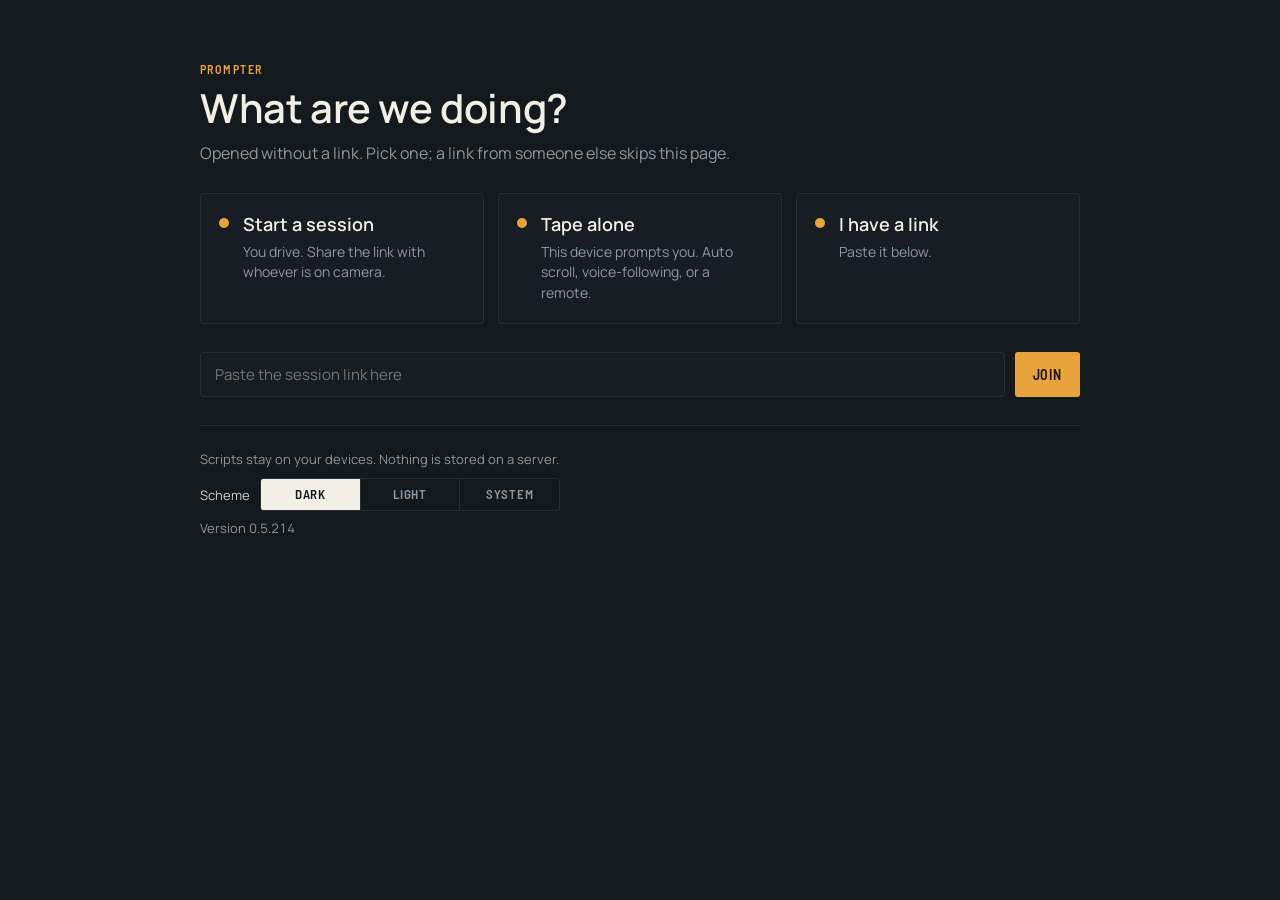
<file: index.html>
<!doctype html>
<html lang="en">
<head>
  <meta charset="utf-8">
  <meta name="viewport" content="width=device-width, initial-scale=1, viewport-fit=cover">
  <meta name="color-scheme" content="dark">
  <title>Prompter</title>
  <!-- item 9: a manifest and standalone display; the built site also registers the offline worker (app/offline-client.ts), which keeps a copy of the build so the app opens with no network, and holds a newer build until the user takes it (158) -->
  <link rel="manifest" href="./app.webmanifest">
  <meta name="theme-color" content="#000000">
  <meta name="apple-mobile-web-app-capable" content="yes">
  <meta name="mobile-web-app-capable" content="yes">
  <meta name="apple-mobile-web-app-status-bar-style" content="black-translucent">
  <meta name="apple-mobile-web-app-title" content="Prompter">
  <!-- 146: the scheme the operator chose, applied before the first paint, with the page's ground following it in the stylesheet (verifier run 30, low 14); src/scheme.ts is the rule, this is its first application; the solo route is the prompter's own page and paints black from the first frame (firstPaintScheme; verifier run 31, low 5) -->
  <script>try{var s=localStorage.getItem('ui.scheme');var solo=location.hash.replace(/^#/,'').toLowerCase()==='/solo';document.documentElement.dataset.scheme=!solo&&(s==='light'||(s==='system'&&!matchMedia('(prefers-color-scheme: dark)').matches))?'light':'dark';var m=document.querySelector('meta[name=theme-color]');if(m)m.content=solo?'#000000':document.documentElement.dataset.scheme==='light'?'#e9e6df':'#14191d'}catch(e){document.documentElement.dataset.scheme='dark'}</script>
  <link rel="apple-touch-icon" href="./app-icon-192.png">
  <!-- 162: Rob's ratified artwork (10 Oct 2026, Assets/): the disc for the tab and the taskbar; the name is not in it, so it ships before D6 -->
  <link rel="icon" type="image/png" sizes="32x32" href="./app-icon-32.png">
  <link rel="icon" type="image/png" sizes="48x48" href="./app-icon-48.png">
  <!-- the faces ship with the app (131): app/public/fonts, declared at the head of prompter-app.css; nothing is fetched from a third party -->
  <script type="module" crossorigin src="./assets/index-DzaYlfyZ.js"></script>
  <link rel="stylesheet" crossorigin href="./assets/index-C0RlnFyW.css">
</head>
<body>
  <div id="screens" class="screens" hidden></div>
  <div id="roomHost" class="room-host" hidden></div>
  <main id="stage" class="stage" aria-label="Prompter" hidden>
    <div id="column" class="column"></div>
    <div id="maskTop" class="mask mask-top" aria-hidden="true"></div>
    <div id="maskBottom" class="mask mask-bottom" aria-hidden="true"></div>
    <div id="readLine" class="readline" aria-hidden="true"></div>
    <div id="setupBox" class="setup-box" aria-hidden="true" hidden></div>
    <div id="setupWords" class="setup-words" aria-hidden="true" hidden></div>
    <div id="readoutTime" class="readout-time" aria-hidden="true" hidden></div>
    <div id="readoutBar" class="readout-bar" aria-hidden="true" hidden></div>
    <div id="tapeBeat" class="tape-beat" aria-hidden="true" hidden></div>
    <div id="tapeCard" class="tape-card" role="status" hidden><span class="tape-card-word"></span><span class="tape-card-words"></span></div>
    <!-- 193: the performer's notice (src/notice.ts): what has happened to the session, across the top, turned with the words on a mirrored or flipped screen -->
    <div id="notice" class="notice" role="status" hidden><b id="noticeHead" class="notice-head"></b><span id="noticeSub" class="notice-sub"></span></div>
  </main>
  <aside id="hud" class="hud" aria-live="off" hidden></aside>
  <div id="installBar" class="installbar" hidden>
    <span id="installText">Install this app for a full-screen prompter with no browser bars.</span>
    <button id="installBtn" class="btn btn-accent" type="button">Install</button>
    <a id="installOpen" class="btn btn-accent" href="./" target="_blank" rel="noopener" hidden>Open app</a>
    <button id="installLater" class="btn btn-quiet" type="button">Not now</button>
  </div>
  <div id="talkWrap" class="talkwrap" hidden>
    <video id="talk" class="talkvideo" autoplay playsinline muted></video>
    <p class="talkhint" id="talkHint">Tap to return to the script</p>
  </div>
  <div id="camIndicator" class="cam-indicator" role="status" aria-label="Your camera is on" title="Your camera is on." hidden></div>
  <div id="camWin" class="cam-win" role="dialog" aria-label="Performer camera" hidden>
    <div id="camBar" class="cam-bar">
      <span class="cam-title">Performer</span>
      <button id="camTop" class="cam-btn" type="button" title="Keep this window over every other application." hidden>On top</button>
      <button id="camFull" class="cam-btn" type="button" title="The whole screen, for a conversation between takes. Esc leaves it.">Full screen</button>
      <button id="camReset" class="cam-btn" type="button" title="Back into the column, at the top of the right rail.">Reset</button>
      <button id="camMin" class="cam-btn" type="button" title="Minimise to the bar." aria-label="Minimise">–</button>
    </div>
    <div id="camPic" class="cam-pic"><video id="cam" class="cam" autoplay playsinline muted></video></div>
    <label class="control cam-keep" title="The window stays undocked between sessions: next time it arrives floating, where you left it and at this size."><input id="camKeep" type="checkbox"> Keep undocked</label>
    <div class="cam-h cam-h-n" data-edge="n"></div><div class="cam-h cam-h-s" data-edge="s"></div><div class="cam-h cam-h-e" data-edge="e"></div><div class="cam-h cam-h-w" data-edge="w"></div><div class="cam-h cam-h-ne" data-edge="ne"></div><div class="cam-h cam-h-nw" data-edge="nw"></div><div class="cam-h cam-h-se" data-edge="se"></div><div class="cam-h cam-h-sw" data-edge="sw"></div>
  </div>
  <audio id="far" autoplay></audio>
  <button id="unmute" class="soundbar soundbar-blocked" type="button" hidden>THE SOUND IS OFF. Tap here to hear the other end.</button>
  <button id="mutedBanner" class="soundbar soundbar-muted" type="button" hidden></button>
  <div id="linkBox" class="linkbox" hidden>
    <input id="linkField" class="linkfield" type="text" readonly aria-label="Session link">
    <button id="copyLink" class="copybtn" type="button">Copy link</button>
  </div>
  <button id="copyReport" class="copybtn reportbtn" type="button" hidden>Copy report</button>
  <button id="audioBtn" class="copybtn audiobtn" type="button" hidden>Audio</button>
  <button id="leaveBtn" class="copybtn leavebtn" type="button" hidden>Leave</button>
  <!-- 193: offered on a performer's page only while the operator is gone (src/alone.ts offersAlone) -->
  <button id="aloneBtn" class="copybtn alonebtn" type="button" hidden>Carry on alone</button>
  <button id="fsBtn" class="copybtn fsbtn" type="button" hidden>Full screen</button>
  <p id="fsHint" class="fshint" hidden>Click the text to go full screen. Esc brings the window back.</p>
  <div id="audioPanel" class="audiopanel" hidden>
    <div class="audiopanel-row" id="offerRow" role="status" hidden>
      <p class="note" id="offerNote"></p>
      <div class="btn-row" id="offerBtns"></div>
    </div>
    <div class="audiopanel-row">
      <span class="control-label">Listening on</span>
      <div class="segment" id="earSeg">
        <button class="seg on" type="button" data-ear="0">Speaker</button>
        <button class="seg" type="button" data-ear="1">Earpiece in</button>
      </div>
    </div>
    <div class="audiopanel-row">
      <span class="control-label">Mute</span>
      <div class="segment" id="muteSeg">
        <button class="seg" type="button" data-mute="mic">Microphone</button>
        <button class="seg" type="button" data-mute="speaker">Speaker</button>
      </div>
    </div>
    <label class="audiopanel-row"><span class="control-head"><span class="control-label">Far voice</span><span class="fig" id="farLevelFig">100%</span></span><input id="farLevel" class="range" type="range" min="100" max="300" step="5" value="100" aria-label="Far voice level"><span class="note">At 100% it comes as it is. Above that the app adds to it, which can distort if the other end is already loud.</span></label>
    <label class="audiopanel-row"><span class="control-label">Microphone</span><select id="micSelect" class="field select" aria-label="Microphone"></select></label>
    <label class="audiopanel-row" id="outRow" hidden><span class="control-label">Sound out</span><select id="outSelect" class="field select" aria-label="Sound out"></select></label>
    <div class="audiopanel-row" id="outAskRow" hidden><button id="outAsk" class="btn btn-quiet" type="button">Choose where the sound comes out</button></div>
    <div class="audiopanel-row" id="recRow" hidden>
      <span class="control-label">Recording</span>
      <div class="segment" id="recSeg">
        <button class="seg" type="button" data-rec="device">This device</button>
        <button class="seg" type="button" data-rec="separate">Separate camera</button>
      </div>
    </div>
    <div class="audiopanel-row" id="eyeRow" hidden>
      <span class="control-label">Where the camera is</span>
      <div class="segment" id="eyeSeg">
        <button class="seg" type="button" data-eye="left">Camera left</button>
        <button class="seg" type="button" data-eye="lens">Down the lens</button>
        <button class="seg" type="button" data-eye="right">Camera right</button>
      </div>
    </div>
    <label class="audiopanel-row" id="camRow"><span class="control-label">Camera</span><select id="camSelect" class="field select" aria-label="Camera"></select></label>
    <p class="note" id="audioNote"></p>
  </div>
</body>
</html>
</file>
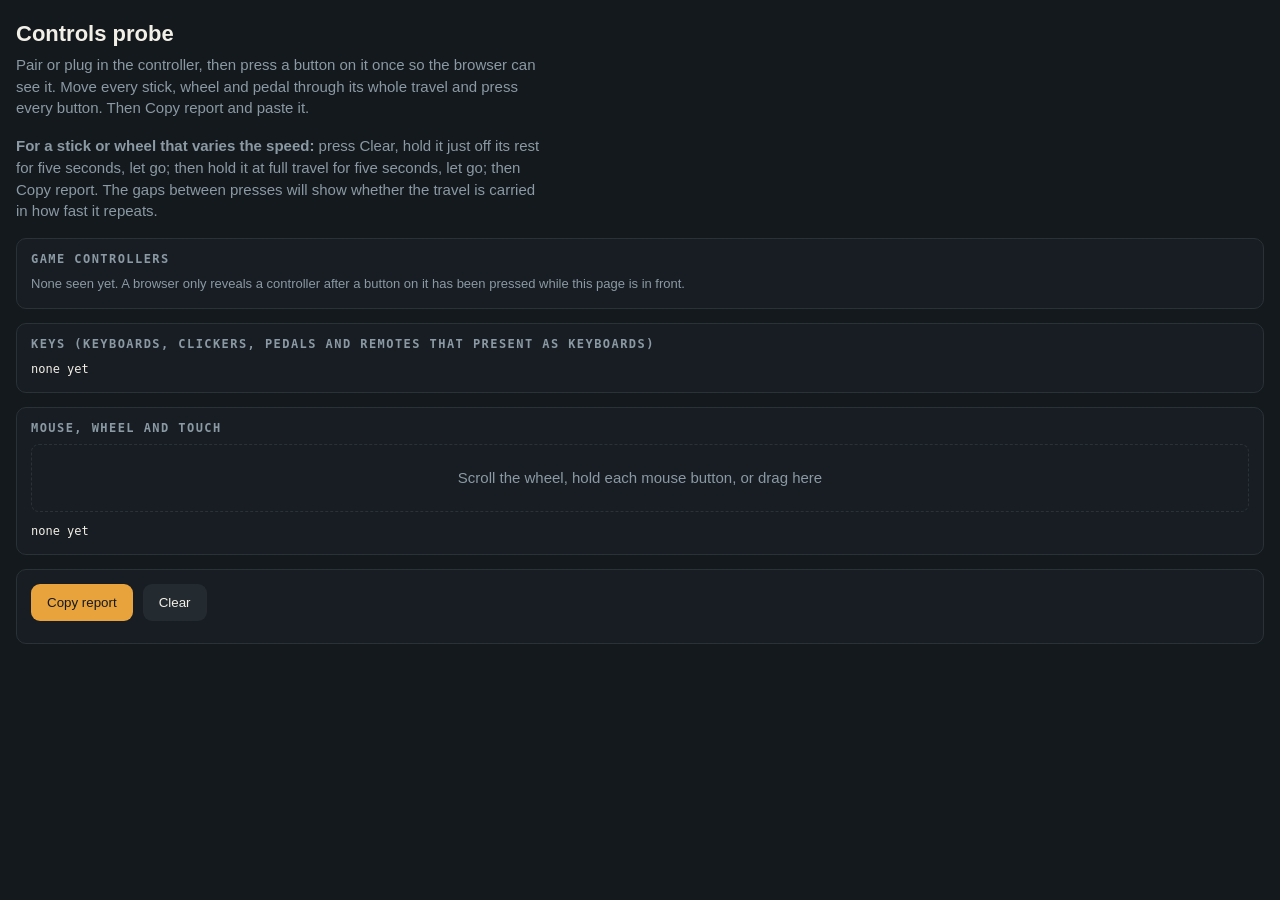
<file: controls-probe.html>
<!doctype html>
<html lang="en">
<head>
<meta charset="utf-8">
<meta name="viewport" content="width=device-width, initial-scale=1, viewport-fit=cover">
<meta name="color-scheme" content="dark">
<meta name="theme-color" content="#000000">
<title>Controls probe</title>
<!--
  An instrument, not a product surface: it shows exactly what this browser receives from a controller, a keyboard,
  a clicker, a pedal or a mouse, so that the controller model is designed from what arrives and not from what is
  assumed. Plain HTML and script, shipped as it is. Nothing leaves the device; Copy report puts text on the clipboard.
-->
<style>
  :root { --bg:#14191d; --panel:#171d22; --line:#2a3238; --text:#f2efe6; --muted:#8a99a3; --accent:#e8a33d; --good:#5fb08c; }
  * { box-sizing: border-box; }
  body { margin:0; background:var(--bg); color:var(--text); font:15px/1.45 -apple-system, 'Segoe UI', Roboto, Helvetica, Arial, sans-serif; padding:18px 16px 40px; }
  h1 { font-size:22px; margin:0 0 4px; }
  p.lede { color:var(--muted); margin:0 0 16px; max-width:64ch; }
  section { background:var(--panel); border:1px solid var(--line); border-radius:10px; padding:14px; margin:0 0 14px; }
  h2 { font:600 12px/1 ui-monospace, Consolas, monospace; letter-spacing:.12em; color:var(--muted); margin:0 0 10px; text-transform:uppercase; }
  .pad { border-top:1px solid var(--line); padding-top:10px; margin-top:10px; }
  .pad:first-of-type { border-top:0; padding-top:0; margin-top:0; }
  .id { font:13px/1.3 ui-monospace, Consolas, monospace; word-break:break-all; }
  .axis { display:grid; grid-template-columns:64px 1fr 150px; gap:8px; align-items:center; font:12px/1 ui-monospace, Consolas, monospace; margin:6px 0; }
  .bar { height:10px; background:#2b333a; border-radius:5px; position:relative; }
  .bar i { position:absolute; top:-3px; width:4px; height:16px; background:var(--accent); border-radius:2px; margin-left:-2px; }
  .bar b { position:absolute; left:50%; top:0; bottom:0; width:1px; background:#55616a; }
  .btns { display:flex; flex-wrap:wrap; gap:6px; margin-top:8px; }
  .btn { min-width:34px; padding:6px 8px; border-radius:7px; border:1px solid var(--line); font:12px/1 ui-monospace, Consolas, monospace; text-align:center; color:var(--muted); }
  .btn.on { background:rgba(232,163,61,.25); border-color:var(--accent); color:var(--text); }
  pre { margin:0; font:12px/1.5 ui-monospace, Consolas, monospace; white-space:pre-wrap; word-break:break-word; max-height:260px; overflow:auto; color:var(--text); }
  .row { display:flex; gap:10px; flex-wrap:wrap; }
  button { padding:11px 16px; border-radius:9px; border:0; background:var(--accent); color:#14191d; font:700 14px/1 inherit; }
  button.quiet { background:#232a30; color:var(--text); }
  .note { color:var(--muted); font-size:13px; margin:8px 0 0; }
  #zone { border:1px dashed var(--line); border-radius:8px; padding:22px 12px; text-align:center; color:var(--muted); touch-action:none; user-select:none; -webkit-user-select:none; }
</style>
</head>
<body>
<h1>Controls probe</h1>
<p class="lede">Pair or plug in the controller, then press a button on it once so the browser can see it. Move every stick, wheel and pedal through its whole travel and press every button. Then Copy report and paste it.</p>
<p class="lede"><b>For a stick or wheel that varies the speed:</b> press Clear, hold it just off its rest for five seconds, let go; then hold it at full travel for five seconds, let go; then Copy report. The gaps between presses will show whether the travel is carried in how fast it repeats.</p>

<section>
  <h2>Game controllers</h2>
  <div id="pads"><p class="note">None seen yet. A browser only reveals a controller after a button on it has been pressed while this page is in front.</p></div>
</section>

<section>
  <h2>Keys (keyboards, clickers, pedals and remotes that present as keyboards)</h2>
  <pre id="keys">none yet</pre>
</section>

<section>
  <h2>Mouse, wheel and touch</h2>
  <div id="zone">Scroll the wheel, hold each mouse button, or drag here</div>
  <pre id="ptr" style="margin-top:10px">none yet</pre>
</section>

<section>
  <div class="row"><button id="copy" type="button">Copy report</button><button id="reset" class="quiet" type="button">Clear</button></div>
  <p class="note" id="copied"></p>
</section>

<script>
(() => {
  const $ = (id) => document.getElementById(id);
  const pads = new Map(); // index -> { id, mapping, axes:[{min,max,rest}], buttons:Set, analogueButtons:Set }
  const keys = new Map(); // code -> { key, code, keyCode, count, repeats, location }
  const ptr = { wheel: new Map(), buttons: new Set(), types: new Set(), wheelEvents: 0, minDelta: Infinity, maxDelta: 0 };
  let supported = typeof navigator.getGamepads === 'function';

  const fmt = (n) => (n >= 0 ? ' ' : '') + n.toFixed(3);

  function pollPads() {
    if (supported) {
      const list = navigator.getGamepads();
      const host = $('pads');
      let html = '';
      for (const g of list) {
        if (!g) continue;
        let rec = pads.get(g.index);
        if (!rec) { rec = { id: g.id, mapping: g.mapping || '(none)', axes: [], buttons: new Set(), analogue: new Set(), nButtons: g.buttons.length }; pads.set(g.index, rec); }
        html += '<div class="pad"><div class="id">#' + g.index + ' ' + g.id.replace(/</g, '&lt;') + '</div><div class="note">mapping: ' + rec.mapping + ' · ' + g.axes.length + ' axes · ' + g.buttons.length + ' buttons</div>';
        g.axes.forEach((v, i) => {
          // rest is where the axis last sat STILL for a second, not its first reading: a pad only appears once a button is
          // pressed, and a thumb is often on a stick by then (Rob's controller reported a rest of 0.514, 19 Sep 2026)
          const a = rec.axes[i] || (rec.axes[i] = { min: v, max: v, stills: new Map(), still: v, since: performance.now() });
          a.min = Math.min(a.min, v); a.max = Math.max(a.max, v);
          if (Math.abs(v - a.still) > 0.02) { a.still = v; a.since = performance.now(); }
          else if (performance.now() - a.since > 1000) { const k = (Math.round(a.still * 20) / 20).toFixed(2); a.stills.set(k, Math.max(a.stills.get(k) || 0, (performance.now() - a.since) / 1000)); }
          html += '<div class="axis"><span>axis ' + i + '</span><div class="bar"><b></b><i style="left:' + ((v + 1) * 50) + '%"></i></div><span>' + fmt(v) + '  [' + fmt(a.min) + ',' + fmt(a.max) + ']</span></div>';
        });
        html += '<div class="btns">';
        g.buttons.forEach((b, i) => {
          if (b.pressed) rec.buttons.add(i);
          if (b.value > 0.02 && b.value < 0.98) rec.analogue.add(i);
          html += '<span class="btn' + (b.pressed ? ' on' : '') + '">' + i + (b.value > 0 && b.value < 1 ? ' ' + b.value.toFixed(2) : '') + '</span>';
        });
        html += '</div></div>';
      }
      if (html) host.innerHTML = html;
    }
    requestAnimationFrame(pollPads);
  }
  if (!supported) $('pads').innerHTML = '<p class="note">This browser does not offer the Gamepad interface at all.</p>';
  window.addEventListener('gamepadconnected', () => undefined);
  requestAnimationFrame(pollPads);

  // Timing matters as much as identity: a stick that presents as a key may still carry its travel in HOW FAST it
  // repeats, so every press is timed. gaps = milliseconds between successive presses of the same key; holds = how
  // long each press lasted, where the browser reports a release at all.
  const stats = (a) => {
    if (!a.length) return 'none';
    const s = [...a].sort((x, y) => x - y);
    return 'min ' + Math.round(s[0]) + ' / median ' + Math.round(s[Math.floor(s.length / 2)]) + ' / max ' + Math.round(s[s.length - 1]) + ' ms (n=' + s.length + ')';
  };
  const keyLine = (k) => 'key "' + k.key + '"  code ' + k.code + '  keyCode ' + k.keyCode + '  x' + k.count + (k.repeats ? '  (auto-repeat seen)' : '') +
    '\n    gaps between presses: ' + stats(k.gaps) + '\n    last ten gaps: ' + (k.gaps.slice(-10).map((g) => Math.round(g)).join(', ') || 'none') +
    '\n    releases seen: ' + k.ups + '; hold lengths: ' + stats(k.holds);
  function showKeys() {
    const lines = [...keys.values()].map(keyLine);
    $('keys').textContent = lines.length ? lines.join('\n') : 'none yet';
  }
  const recOf = (e) => {
    const id = e.code || ('key:' + e.key);
    let k = keys.get(id);
    if (!k) { k = { key: e.key, code: e.code || '(empty)', keyCode: e.keyCode, count: 0, repeats: false, gaps: [], holds: [], ups: 0, lastDown: null, downAt: null }; keys.set(id, k); }
    return k;
  };
  window.addEventListener('keydown', (e) => {
    const k = recOf(e); const t = performance.now();
    k.count += 1; if (e.repeat) k.repeats = true;
    if (k.lastDown !== null && k.gaps.length < 400) k.gaps.push(t - k.lastDown);
    k.lastDown = t; if (k.downAt === null) k.downAt = t;
    showKeys();
    if (['Space', 'ArrowUp', 'ArrowDown', 'PageUp', 'PageDown', 'Home', 'End'].includes(e.code)) e.preventDefault();
  });
  window.addEventListener('keyup', (e) => {
    const k = recOf(e); const t = performance.now();
    k.ups += 1; if (k.downAt !== null && k.holds.length < 400) k.holds.push(t - k.downAt);
    k.downAt = null; showKeys();
  });

  function showPtr() {
    const w = [...ptr.wheel.entries()].map(([mode, n]) => 'wheel deltaMode ' + mode + ' (' + ['pixels', 'lines', 'pages'][mode] + ') x' + n);
    const lines = [];
    if (ptr.wheelEvents) lines.push(w.join('; ') + '; |deltaY| from ' + ptr.minDelta.toFixed(1) + ' to ' + ptr.maxDelta.toFixed(1));
    if (ptr.buttons.size) lines.push('pointer buttons seen: ' + [...ptr.buttons].sort().join(', ') + '  (0 left, 1 middle, 2 right, 3 back, 4 forward)');
    if (ptr.types.size) lines.push('pointer types: ' + [...ptr.types].join(', '));
    $('ptr').textContent = lines.length ? lines.join('\n') : 'none yet';
  }
  const zone = $('zone');
  zone.addEventListener('wheel', (e) => {
    e.preventDefault();
    ptr.wheelEvents += 1; ptr.wheel.set(e.deltaMode, (ptr.wheel.get(e.deltaMode) || 0) + 1);
    const d = Math.abs(e.deltaY); if (d > 0) { ptr.minDelta = Math.min(ptr.minDelta, d); ptr.maxDelta = Math.max(ptr.maxDelta, d); }
    showPtr();
  }, { passive: false });
  zone.addEventListener('pointerdown', (e) => { ptr.buttons.add(e.button); ptr.types.add(e.pointerType); showPtr(); });
  zone.addEventListener('contextmenu', (e) => e.preventDefault());

  function report() {
    const out = [];
    out.push('controls probe · ' + new Date().toISOString());
    out.push('agent ' + navigator.userAgent);
    out.push('installed app: ' + (matchMedia('(display-mode: standalone)').matches || matchMedia('(display-mode: fullscreen)').matches ? 'yes' : 'no (a browser tab)'));
    out.push('gamepad interface: ' + (supported ? 'present' : 'ABSENT'));
    if (!pads.size) out.push('game controllers seen: none');
    for (const [i, r] of pads) {
      out.push('controller #' + i + ': ' + r.id);
      out.push('  mapping ' + r.mapping + '; ' + r.axes.length + ' axes; ' + r.nButtons + ' buttons');
      r.axes.forEach((a, n) => out.push('  axis ' + n + ': sat still at ' + (a.stills.size === 0 ? 'nowhere' : [...a.stills].sort((x, y) => y[1] - x[1]).slice(0, 4).map(([k, s]) => k + ' (' + s.toFixed(0) + ' s)').join(', ')) + '; travelled ' + fmt(a.min) + ' to ' + fmt(a.max) + (a.max - a.min < 0.05 ? '  (did not move)' : '')));
      out.push('  buttons pressed: ' + ([...r.buttons].sort((x, y) => x - y).join(', ') || 'none'));
      out.push('  buttons with an analogue value (triggers): ' + ([...r.analogue].sort((x, y) => x - y).join(', ') || 'none'));
    }
    out.push('keys: ' + (keys.size ? '' : 'none'));
    for (const k of keys.values()) out.push('  ' + keyLine(k));
    out.push('pointer: ' + $('ptr').textContent.replace(/\n/g, ' | '));
    return out.join('\n');
  }
  $('copy').addEventListener('click', async () => {
    const text = report();
    try { await navigator.clipboard.writeText(text); $('copied').textContent = 'Copied. Paste it into the chat.'; }
    catch { $('copied').textContent = 'Could not reach the clipboard; select and copy this instead:'; const pre = document.createElement('pre'); pre.textContent = text; $('copied').after(pre); }
  });
  $('reset').addEventListener('click', () => { pads.clear(); keys.clear(); ptr.wheel.clear(); ptr.buttons.clear(); ptr.types.clear(); ptr.wheelEvents = 0; ptr.minDelta = Infinity; ptr.maxDelta = 0; showKeys(); showPtr(); $('copied').textContent = ''; });
})();
</script>
</body>
</html>
</file>
<file: assets/index-C0RlnFyW.css>
@font-face{font-family:Atkinson Hyperlegible;font-style:normal;font-weight:400;font-display:swap;src:url(../fonts/atkinson-hyperlegible-400-latin-ext.woff2) format("woff2");unicode-range:U+0100-02BA,U+02BD-02C5,U+02C7-02CC,U+02CE-02D7,U+02DD-02FF,U+0304,U+0308,U+0329,U+1D00-1DBF,U+1E00-1E9F,U+1EF2-1EFF,U+2020,U+20A0-20AB,U+20AD-20C4,U+2113,U+2C60-2C7F,U+A720-A7FF}@font-face{font-family:Atkinson Hyperlegible;font-style:normal;font-weight:400;font-display:swap;src:url(../fonts/atkinson-hyperlegible-400-latin.woff2) format("woff2");unicode-range:U+0000-00FF,U+0131,U+0152-0153,U+02BB-02BC,U+02C6,U+02DA,U+02DC,U+0304,U+0308,U+0329,U+2000-206F,U+20AC,U+2122,U+2191,U+2193,U+2212,U+2215,U+FEFF,U+FFFD}@font-face{font-family:Atkinson Hyperlegible;font-style:normal;font-weight:700;font-display:swap;src:url(../fonts/atkinson-hyperlegible-700-latin-ext.woff2) format("woff2");unicode-range:U+0100-02BA,U+02BD-02C5,U+02C7-02CC,U+02CE-02D7,U+02DD-02FF,U+0304,U+0308,U+0329,U+1D00-1DBF,U+1E00-1E9F,U+1EF2-1EFF,U+2020,U+20A0-20AB,U+20AD-20C4,U+2113,U+2C60-2C7F,U+A720-A7FF}@font-face{font-family:Atkinson Hyperlegible;font-style:normal;font-weight:700;font-display:swap;src:url(../fonts/atkinson-hyperlegible-700-latin.woff2) format("woff2");unicode-range:U+0000-00FF,U+0131,U+0152-0153,U+02BB-02BC,U+02C6,U+02DA,U+02DC,U+0304,U+0308,U+0329,U+2000-206F,U+20AC,U+2122,U+2191,U+2193,U+2212,U+2215,U+FEFF,U+FFFD}@font-face{font-family:Barlow Semi Condensed;font-style:normal;font-weight:400;font-display:swap;src:url(../fonts/barlow-semi-condensed-400-latin-ext.woff2) format("woff2");unicode-range:U+0100-02BA,U+02BD-02C5,U+02C7-02CC,U+02CE-02D7,U+02DD-02FF,U+0304,U+0308,U+0329,U+1D00-1DBF,U+1E00-1E9F,U+1EF2-1EFF,U+2020,U+20A0-20AB,U+20AD-20C4,U+2113,U+2C60-2C7F,U+A720-A7FF}@font-face{font-family:Barlow Semi Condensed;font-style:normal;font-weight:400;font-display:swap;src:url(../fonts/barlow-semi-condensed-400-latin.woff2) format("woff2");unicode-range:U+0000-00FF,U+0131,U+0152-0153,U+02BB-02BC,U+02C6,U+02DA,U+02DC,U+0304,U+0308,U+0329,U+2000-206F,U+20AC,U+2122,U+2191,U+2193,U+2212,U+2215,U+FEFF,U+FFFD}@font-face{font-family:Barlow Semi Condensed;font-style:normal;font-weight:500;font-display:swap;src:url(../fonts/barlow-semi-condensed-500-latin-ext.woff2) format("woff2");unicode-range:U+0100-02BA,U+02BD-02C5,U+02C7-02CC,U+02CE-02D7,U+02DD-02FF,U+0304,U+0308,U+0329,U+1D00-1DBF,U+1E00-1E9F,U+1EF2-1EFF,U+2020,U+20A0-20AB,U+20AD-20C4,U+2113,U+2C60-2C7F,U+A720-A7FF}@font-face{font-family:Barlow Semi Condensed;font-style:normal;font-weight:500;font-display:swap;src:url(../fonts/barlow-semi-condensed-500-latin.woff2) format("woff2");unicode-range:U+0000-00FF,U+0131,U+0152-0153,U+02BB-02BC,U+02C6,U+02DA,U+02DC,U+0304,U+0308,U+0329,U+2000-206F,U+20AC,U+2122,U+2191,U+2193,U+2212,U+2215,U+FEFF,U+FFFD}@font-face{font-family:Barlow Semi Condensed;font-style:normal;font-weight:600;font-display:swap;src:url(../fonts/barlow-semi-condensed-600-latin-ext.woff2) format("woff2");unicode-range:U+0100-02BA,U+02BD-02C5,U+02C7-02CC,U+02CE-02D7,U+02DD-02FF,U+0304,U+0308,U+0329,U+1D00-1DBF,U+1E00-1E9F,U+1EF2-1EFF,U+2020,U+20A0-20AB,U+20AD-20C4,U+2113,U+2C60-2C7F,U+A720-A7FF}@font-face{font-family:Barlow Semi Condensed;font-style:normal;font-weight:600;font-display:swap;src:url(../fonts/barlow-semi-condensed-600-latin.woff2) format("woff2");unicode-range:U+0000-00FF,U+0131,U+0152-0153,U+02BB-02BC,U+02C6,U+02DA,U+02DC,U+0304,U+0308,U+0329,U+2000-206F,U+20AC,U+2122,U+2191,U+2193,U+2212,U+2215,U+FEFF,U+FFFD}@font-face{font-family:Barlow Semi Condensed;font-style:normal;font-weight:700;font-display:swap;src:url(../fonts/barlow-semi-condensed-700-latin-ext.woff2) format("woff2");unicode-range:U+0100-02BA,U+02BD-02C5,U+02C7-02CC,U+02CE-02D7,U+02DD-02FF,U+0304,U+0308,U+0329,U+1D00-1DBF,U+1E00-1E9F,U+1EF2-1EFF,U+2020,U+20A0-20AB,U+20AD-20C4,U+2113,U+2C60-2C7F,U+A720-A7FF}@font-face{font-family:Barlow Semi Condensed;font-style:normal;font-weight:700;font-display:swap;src:url(../fonts/barlow-semi-condensed-700-latin.woff2) format("woff2");unicode-range:U+0000-00FF,U+0131,U+0152-0153,U+02BB-02BC,U+02C6,U+02DA,U+02DC,U+0304,U+0308,U+0329,U+2000-206F,U+20AC,U+2122,U+2191,U+2193,U+2212,U+2215,U+FEFF,U+FFFD}@font-face{font-family:Inter;font-style:normal;font-weight:400;font-display:swap;src:url(../fonts/inter-400-latin-ext.woff2) format("woff2");unicode-range:U+0100-02BA,U+02BD-02C5,U+02C7-02CC,U+02CE-02D7,U+02DD-02FF,U+0304,U+0308,U+0329,U+1D00-1DBF,U+1E00-1E9F,U+1EF2-1EFF,U+2020,U+20A0-20AB,U+20AD-20C4,U+2113,U+2C60-2C7F,U+A720-A7FF}@font-face{font-family:Inter;font-style:normal;font-weight:400;font-display:swap;src:url(../fonts/inter-400-latin.woff2) format("woff2");unicode-range:U+0000-00FF,U+0131,U+0152-0153,U+02BB-02BC,U+02C6,U+02DA,U+02DC,U+0304,U+0308,U+0329,U+2000-206F,U+20AC,U+2122,U+2191,U+2193,U+2212,U+2215,U+FEFF,U+FFFD}@font-face{font-family:Inter;font-style:normal;font-weight:700;font-display:swap;src:url(../fonts/inter-700-latin-ext.woff2) format("woff2");unicode-range:U+0100-02BA,U+02BD-02C5,U+02C7-02CC,U+02CE-02D7,U+02DD-02FF,U+0304,U+0308,U+0329,U+1D00-1DBF,U+1E00-1E9F,U+1EF2-1EFF,U+2020,U+20A0-20AB,U+20AD-20C4,U+2113,U+2C60-2C7F,U+A720-A7FF}@font-face{font-family:Inter;font-style:normal;font-weight:700;font-display:swap;src:url(../fonts/inter-700-latin.woff2) format("woff2");unicode-range:U+0000-00FF,U+0131,U+0152-0153,U+02BB-02BC,U+02C6,U+02DA,U+02DC,U+0304,U+0308,U+0329,U+2000-206F,U+20AC,U+2122,U+2191,U+2193,U+2212,U+2215,U+FEFF,U+FFFD}@font-face{font-family:JetBrains Mono;font-style:normal;font-weight:400 500;font-display:swap;src:url(../fonts/jetbrains-mono-variable-latin-ext.woff2) format("woff2");unicode-range:U+0100-02BA,U+02BD-02C5,U+02C7-02CC,U+02CE-02D7,U+02DD-02FF,U+0304,U+0308,U+0329,U+1D00-1DBF,U+1E00-1E9F,U+1EF2-1EFF,U+2020,U+20A0-20AB,U+20AD-20C4,U+2113,U+2C60-2C7F,U+A720-A7FF}@font-face{font-family:JetBrains Mono;font-style:normal;font-weight:400 500;font-display:swap;src:url(../fonts/jetbrains-mono-variable-latin.woff2) format("woff2");unicode-range:U+0000-00FF,U+0131,U+0152-0153,U+02BB-02BC,U+02C6,U+02DA,U+02DC,U+0304,U+0308,U+0329,U+2000-206F,U+20AC,U+2122,U+2191,U+2193,U+2212,U+2215,U+FEFF,U+FFFD}@font-face{font-family:Lexend;font-style:normal;font-weight:400;font-display:swap;src:url(../fonts/lexend-400-latin-ext.woff2) format("woff2");unicode-range:U+0100-02BA,U+02BD-02C5,U+02C7-02CC,U+02CE-02D7,U+02DD-02FF,U+0304,U+0308,U+0329,U+1D00-1DBF,U+1E00-1E9F,U+1EF2-1EFF,U+2020,U+20A0-20AB,U+20AD-20C4,U+2113,U+2C60-2C7F,U+A720-A7FF}@font-face{font-family:Lexend;font-style:normal;font-weight:400;font-display:swap;src:url(../fonts/lexend-400-latin.woff2) format("woff2");unicode-range:U+0000-00FF,U+0131,U+0152-0153,U+02BB-02BC,U+02C6,U+02DA,U+02DC,U+0304,U+0308,U+0329,U+2000-206F,U+20AC,U+2122,U+2191,U+2193,U+2212,U+2215,U+FEFF,U+FFFD}@font-face{font-family:Lexend;font-style:normal;font-weight:700;font-display:swap;src:url(../fonts/lexend-700-latin-ext.woff2) format("woff2");unicode-range:U+0100-02BA,U+02BD-02C5,U+02C7-02CC,U+02CE-02D7,U+02DD-02FF,U+0304,U+0308,U+0329,U+1D00-1DBF,U+1E00-1E9F,U+1EF2-1EFF,U+2020,U+20A0-20AB,U+20AD-20C4,U+2113,U+2C60-2C7F,U+A720-A7FF}@font-face{font-family:Lexend;font-style:normal;font-weight:700;font-display:swap;src:url(../fonts/lexend-700-latin.woff2) format("woff2");unicode-range:U+0000-00FF,U+0131,U+0152-0153,U+02BB-02BC,U+02C6,U+02DA,U+02DC,U+0304,U+0308,U+0329,U+2000-206F,U+20AC,U+2122,U+2191,U+2193,U+2212,U+2215,U+FEFF,U+FFFD}@font-face{font-family:Manrope;font-style:normal;font-weight:400 700;font-display:swap;src:url(../fonts/manrope-variable-latin-ext.woff2) format("woff2");unicode-range:U+0100-02BA,U+02BD-02C5,U+02C7-02CC,U+02CE-02D7,U+02DD-02FF,U+0304,U+0308,U+0329,U+1D00-1DBF,U+1E00-1E9F,U+1EF2-1EFF,U+2020,U+20A0-20AB,U+20AD-20C4,U+2113,U+2C60-2C7F,U+A720-A7FF}@font-face{font-family:Manrope;font-style:normal;font-weight:400 700;font-display:swap;src:url(../fonts/manrope-variable-latin.woff2) format("woff2");unicode-range:U+0000-00FF,U+0131,U+0152-0153,U+02BB-02BC,U+02C6,U+02DA,U+02DC,U+0304,U+0308,U+0329,U+2000-206F,U+20AC,U+2122,U+2191,U+2193,U+2212,U+2215,U+FEFF,U+FFFD}@font-face{font-family:Noto Sans;font-style:normal;font-weight:400;font-display:swap;src:url(../fonts/noto-sans-400-latin-ext.woff2) format("woff2");unicode-range:U+0100-02BA,U+02BD-02C5,U+02C7-02CC,U+02CE-02D7,U+02DD-02FF,U+0304,U+0308,U+0329,U+1D00-1DBF,U+1E00-1E9F,U+1EF2-1EFF,U+2020,U+20A0-20AB,U+20AD-20C4,U+2113,U+2C60-2C7F,U+A720-A7FF}@font-face{font-family:Noto Sans;font-style:normal;font-weight:400;font-display:swap;src:url(../fonts/noto-sans-400-latin.woff2) format("woff2");unicode-range:U+0000-00FF,U+0131,U+0152-0153,U+02BB-02BC,U+02C6,U+02DA,U+02DC,U+0304,U+0308,U+0329,U+2000-206F,U+20AC,U+2122,U+2191,U+2193,U+2212,U+2215,U+FEFF,U+FFFD}@font-face{font-family:Noto Sans;font-style:normal;font-weight:700;font-display:swap;src:url(../fonts/noto-sans-700-latin-ext.woff2) format("woff2");unicode-range:U+0100-02BA,U+02BD-02C5,U+02C7-02CC,U+02CE-02D7,U+02DD-02FF,U+0304,U+0308,U+0329,U+1D00-1DBF,U+1E00-1E9F,U+1EF2-1EFF,U+2020,U+20A0-20AB,U+20AD-20C4,U+2113,U+2C60-2C7F,U+A720-A7FF}@font-face{font-family:Noto Sans;font-style:normal;font-weight:700;font-display:swap;src:url(../fonts/noto-sans-700-latin.woff2) format("woff2");unicode-range:U+0000-00FF,U+0131,U+0152-0153,U+02BB-02BC,U+02C6,U+02DA,U+02DC,U+0304,U+0308,U+0329,U+2000-206F,U+20AC,U+2122,U+2191,U+2193,U+2212,U+2215,U+FEFF,U+FFFD}@font-face{font-family:OpenDyslexic;font-style:normal;font-weight:400;font-display:swap;src:url(../fonts/opendyslexic-regular.woff2) format("woff2")}@font-face{font-family:OpenDyslexic;font-style:normal;font-weight:800;font-display:swap;src:url(../fonts/opendyslexic-bold.woff2) format("woff2")}@font-face{font-family:"Source Serif 4";font-style:normal;font-weight:400;font-display:swap;src:url(../fonts/source-serif-4-400-latin-ext.woff2) format("woff2");unicode-range:U+0100-02BA,U+02BD-02C5,U+02C7-02CC,U+02CE-02D7,U+02DD-02FF,U+0304,U+0308,U+0329,U+1D00-1DBF,U+1E00-1E9F,U+1EF2-1EFF,U+2020,U+20A0-20AB,U+20AD-20C4,U+2113,U+2C60-2C7F,U+A720-A7FF}@font-face{font-family:"Source Serif 4";font-style:normal;font-weight:400;font-display:swap;src:url(../fonts/source-serif-4-400-latin.woff2) format("woff2");unicode-range:U+0000-00FF,U+0131,U+0152-0153,U+02BB-02BC,U+02C6,U+02DA,U+02DC,U+0304,U+0308,U+0329,U+2000-206F,U+20AC,U+2122,U+2191,U+2193,U+2212,U+2215,U+FEFF,U+FFFD}@font-face{font-family:"Source Serif 4";font-style:normal;font-weight:700;font-display:swap;src:url(../fonts/source-serif-4-700-latin-ext.woff2) format("woff2");unicode-range:U+0100-02BA,U+02BD-02C5,U+02C7-02CC,U+02CE-02D7,U+02DD-02FF,U+0304,U+0308,U+0329,U+1D00-1DBF,U+1E00-1E9F,U+1EF2-1EFF,U+2020,U+20A0-20AB,U+20AD-20C4,U+2113,U+2C60-2C7F,U+A720-A7FF}@font-face{font-family:"Source Serif 4";font-style:normal;font-weight:700;font-display:swap;src:url(../fonts/source-serif-4-700-latin.woff2) format("woff2");unicode-range:U+0000-00FF,U+0131,U+0152-0153,U+02BB-02BC,U+02C6,U+02DA,U+02DC,U+0304,U+0308,U+0329,U+2000-206F,U+20AC,U+2122,U+2191,U+2193,U+2212,U+2215,U+FEFF,U+FFFD}:root{--bg: #000000;--text: #ffffff;--font-px: 60px;--line-px: 84px;--margin-px: 40px;--text-w-px: 920px;--word-spacing-px: 3px;--mask-opacity: .55;--accent: #e8a33d;--muted: #8a99a3;--panel: rgba(20, 25, 29, .88);--fail: #df6056;--fail-fill: #b8362c}[hidden]{display:none!important}:root[data-scheme=light] body{background:var(--ui-bg)}html,body{margin:0;height:100%;background:#000;overflow:hidden;-webkit-user-select:none;user-select:none;touch-action:none}.stage{position:fixed;inset:0}.stage.embedded{position:absolute;inset:0;border-radius:var(--r-s)}.stage{overflow:hidden;background:var(--bg);transform-origin:center;cursor:grab}.stage.dragging{cursor:grabbing}.column{position:absolute;top:0;left:var(--col-left-px, var(--margin-px));width:var(--text-w-px);color:var(--text);font-family:Atkinson Hyperlegible,Segoe UI,Helvetica,Arial,sans-serif;font-weight:700;font-size:var(--font-px);word-spacing:var(--word-spacing-px);will-change:transform}.line .fb{-webkit-text-stroke:.045em currentColor}.line .fi{font-style:italic}.line .fu,.line .fs{text-decoration-skip-ink:none}.line .fu{text-decoration:underline;text-decoration-thickness:.06em;text-underline-offset:.12em}.line .fs{text-decoration:line-through;text-decoration-thickness:.06em}.line .fu.fs{text-decoration:underline line-through;text-decoration-thickness:.06em}.line .fsup,.line .fsub{font-size:.62em;position:relative}.line .fsup{top:-.55em}.line .fsub{top:.25em}.fmtbar{display:grid;grid-template-columns:repeat(6,minmax(0,1fr));align-items:center;gap:6px;max-width:420px}.fmtbar>.fmt{min-width:0;padding:0}.fmtbar>.fmt-clear{grid-column:span 2}.fmtbar.compact{grid-template-columns:repeat(6,minmax(0,1fr))}.fmt{min-width:38px;height:34px;padding:0 10px;border:1px solid var(--ui-line);border-radius:var(--r-s);background:var(--ui-quiet);color:var(--ui-ink);font:600 14px/1 var(--sans);cursor:pointer}.fmt:hover,.fmt:focus-visible{filter:brightness(1.2);outline:none}.fmt.on{background:var(--ui-ink);color:var(--ui-bg);border-color:var(--ui-ink)}.fmt.armed{background:var(--fail-fill);color:#fff;border-color:var(--fail-fill)}.fmt-hint.warn{color:var(--fail);font-weight:600}.fmt:disabled{opacity:.35;cursor:default;filter:none}.fmt-step{font-size:18px;min-width:32px;padding:0 6px}.fmt-word{padding:0 8px}.fmt-b{font-weight:800}.fmt-i{font-style:italic}.fmt-u{text-decoration:underline}.fmt-s{text-decoration:line-through}.fmt-colours{position:relative;display:flex;grid-column:span 2}.fmt-held{flex:1;min-width:0;padding:0;border-radius:var(--r-s) 0 0 var(--r-s);box-shadow:inset 0 -5px 0 var(--held, #ffcc00)}.fmt-open{min-width:26px;padding:0 6px;border-left:0;border-radius:0 var(--r-s) var(--r-s) 0}.fmt-palette{position:absolute;top:40px;left:0;z-index:5;display:grid;grid-template-columns:repeat(6,30px);gap:6px;padding:10px;border:1px solid var(--ui-line);border-radius:var(--r);background:var(--ui-panel2);box-shadow:0 8px 24px #00000080}.fmt-palette[hidden]{display:none}.fmt-palette.right{left:auto;right:0}.fmt-pick{padding:0 10px;box-shadow:inset 0 -5px 0 var(--held, #ffffff);white-space:nowrap}.colourpicks{position:relative;display:grid;grid-template-columns:1fr 1fr;gap:6px;max-width:420px}.colourpicks .fmt-colours{display:block;position:static;grid-column:auto}.colourpicks .fmt-pick{width:100%}.colourpicks .fmt-palette,.colourpicks .fmt-palette.right{left:0;right:auto;top:calc(100% + 6px)}.fmt-swatch{min-width:0;width:30px;height:30px;padding:0;border-radius:var(--r-s)}.fmt-swatch:hover,.fmt-swatch:focus-visible{outline:2px solid var(--ui-ink);outline-offset:1px;filter:none}.fmt-wide{grid-column:1 / -1;display:flex;align-items:center;justify-content:center;box-sizing:border-box}.fmt-picker{flex-direction:column;align-items:stretch;gap:8px}.fmt-picker[hidden]{display:none}.fmt-field{height:120px;border-radius:var(--r-s);cursor:crosshair;touch-action:none;background:linear-gradient(to top,#000,#0000),linear-gradient(to right,#fff,hsl(var(--hue, 45),100%,50%))}.fmt-hue{width:100%;height:14px;margin:0;border-radius:7px;appearance:none;-webkit-appearance:none;background:linear-gradient(to right,red,#ff0,#0f0,#0ff,#00f,#f0f,red);cursor:pointer}.fmt-hue::-webkit-slider-thumb{-webkit-appearance:none;width:14px;height:18px;border-radius:var(--r-xs);border:2px solid var(--ui-bg);background:var(--ui-ink)}.fmt-hue::-moz-range-thumb{width:12px;height:16px;border-radius:var(--r-xs);border:2px solid var(--ui-bg);background:var(--ui-ink)}.fmt-hexrow{display:flex;align-items:center;gap:6px}.fmt-hex{flex:1;min-width:0;height:28px;box-sizing:border-box;padding:0 6px;border:1px solid var(--ui-line);border-radius:var(--r-s);background:var(--ui-bg);color:var(--ui-ink);font:12px/1 var(--display)}.fmt-hex.bad{border-color:var(--fail)}.fmt-hexrow .fmt{height:28px;min-width:0;font-size:12px}.fmt-readout{font:12px/1 var(--display);color:var(--muted);padding-left:22px;position:relative;min-width:76px}.fmt-readout:before{content:"";position:absolute;left:0;top:-2px;width:16px;height:16px;border-radius:var(--r-xs);background:var(--shown, #ffcc00)}.name-row{display:flex;gap:8px}.name-row .field{flex:1;min-width:0;margin:0}.fmt-hint{grid-column:1 / -1;font-size:12px;color:var(--muted)}.fmt-hint:empty{display:none}.line.dim{opacity:.38}body.quiet{cursor:none}.hud,.reportbtn,.audiobtn,.leavebtn,.alonebtn,.fsbtn{transition:opacity .35s}body.quiet .hud,body.quiet .reportbtn,body.quiet .audiobtn,body.quiet .leavebtn,body.quiet .alonebtn,body.quiet .fsbtn,body.quiet .fshint,body.quiet .help-pill.help-performer{opacity:0;pointer-events:none}body.output .hud{opacity:1;transition:none}.output-words{position:fixed;left:50%;bottom:3%;transform:translate(-50%);z-index:6;box-sizing:border-box;margin:0;max-width:92%;padding:10px 16px;border:1px solid var(--accent);border-radius:var(--r);background:#000000d9;color:#fff;font:600 16px/1.3 var(--sans);text-align:center;cursor:pointer}.output-words[hidden],.output-test[hidden]{display:none}.output-test{position:absolute;inset:0;z-index:3;box-sizing:border-box;border:4px solid var(--accent);display:flex;align-items:center;justify-content:center;pointer-events:none}.output-test span{padding:0 6%;font:700 40px/1.2 var(--display);color:var(--accent);text-align:center}.line{position:absolute;left:0;right:0;height:var(--line-px);line-height:var(--line-px);white-space:nowrap;overflow:visible}.line.stretch{text-align-last:justify}.mask{position:absolute;left:0;right:0;background:var(--bg);opacity:var(--mask-opacity);pointer-events:none}.mask-top{top:0}.mask-bottom{bottom:0}.setup-box{position:absolute;top:0;bottom:0;left:var(--col-left-px, var(--margin-px));width:var(--text-w-px);border-left:1px dashed var(--accent);border-right:1px dashed var(--accent);background:repeating-linear-gradient(135deg,rgba(232,163,61,.08) 0 8px,transparent 8px 18px);pointer-events:none}.setup-words{position:absolute;left:14px;top:12px;font:600 12px/1.5 var(--display, "Barlow Semi Condensed", "Arial Narrow", sans-serif);letter-spacing:.1em;text-transform:uppercase;color:var(--accent);pointer-events:none;white-space:pre-line}.setup-words[data-clear=left]{left:40px}.setup-guides{position:absolute;inset:0;pointer-events:none}.grat{position:absolute;left:0;right:0;border-top:1px dashed var(--text);opacity:.6}.grat span{position:absolute;right:10px;top:-18px;font:600 11px/1 var(--display, "Barlow Semi Condensed", "Arial Narrow", sans-serif);letter-spacing:.08em;text-transform:uppercase;color:var(--text)}.gratmark{position:absolute;width:14px;height:14px;margin:-7px 0 0 -7px;border:1px solid var(--text);border-radius:50%;opacity:.7}.camside{position:absolute;top:0;bottom:0;width:26px;display:flex;align-items:center;justify-content:center}.camside[data-side=left]{left:0;background:linear-gradient(to right,rgba(232,163,61,.3),transparent)}.camside[data-side=right]{right:0;background:linear-gradient(to left,rgba(232,163,61,.3),transparent)}.camside span{writing-mode:vertical-rl;transform:rotate(180deg);font:600 11px/1 var(--display, "Barlow Semi Condensed", "Arial Narrow", sans-serif);letter-spacing:.1em;text-transform:uppercase;color:var(--accent);white-space:nowrap}.lensmark{position:absolute;display:flex;align-items:center;gap:8px;margin:0;padding:8px;border:0;background:none;color:var(--accent);font:600 12px/1 var(--display, "Barlow Semi Condensed", "Arial Narrow", sans-serif);letter-spacing:.1em;text-transform:uppercase;white-space:nowrap;pointer-events:none}.lensmark.pressable{pointer-events:auto;cursor:pointer;touch-action:manipulation}.lensmark i{flex:none;width:22px;height:22px;box-sizing:border-box;border:3px solid var(--accent);border-radius:50%;box-shadow:0 0 0 6px #e8a33d40;animation:lens-pulse 1.6s ease-in-out infinite}.lensmark-hint{opacity:.75}.lensmark:not(.pressable) .lensmark-hint{display:none}.lensmark[data-side=left]{left:6px;top:50%;transform:translateY(-50%)}.lensmark[data-side=right]{right:6px;top:50%;transform:translateY(-50%);flex-direction:row-reverse}.lensmark[data-side=top]{top:4px;left:50%;transform:translate(-50%)}.lensmark[data-side=bottom]{bottom:4px;left:50%;transform:translate(-50%)}.setup-picture{position:absolute;inset:0;width:100%;height:100%;object-fit:cover;transform:scaleX(-1);background:#000;pointer-events:none}.setup-picture-ctl{position:absolute;left:14px;max-width:calc(100% - 28px);display:flex;flex-direction:column;align-items:flex-start;gap:6px}.setup-picture-btn{margin:0;padding:10px 14px;border:1px solid var(--accent);border-radius:var(--r, 3px);background:#0009;color:var(--accent);font:600 12px/1 var(--display, "Barlow Semi Condensed", "Arial Narrow", sans-serif);letter-spacing:.08em;text-transform:uppercase;white-space:nowrap;cursor:pointer;pointer-events:auto;touch-action:manipulation}.setup-picture-note{margin:0;padding:4px 6px;background:#0009;color:var(--accent);font:600 12px/1.4 var(--display, "Barlow Semi Condensed", "Arial Narrow", sans-serif);letter-spacing:.04em}@keyframes lens-pulse{50%{box-shadow:0 0 0 12px #e8a33d14}}@media(prefers-reduced-motion:reduce){.lensmark i{animation:none}}.readout-time{position:absolute;top:calc(2% + var(--notice-h, 0px));right:3%;z-index:2;font:500 calc(var(--font-px, 40px) * .45) / 1 var(--display);font-variant-numeric:tabular-nums;color:var(--text);opacity:.7;pointer-events:none}.readout-bar{position:absolute;left:0;bottom:0;height:4px;width:0;z-index:2;background:var(--text);opacity:.55;pointer-events:none}.readline{position:absolute;left:0;right:0;height:2px;background:#e8a33d99;pointer-events:none}.tape-card{position:absolute;inset:0;z-index:3;display:flex;flex-direction:column;align-items:center;justify-content:center;gap:.6em;background:#0d1114eb;color:#f2efe6;font-family:var(--display);font-weight:700;letter-spacing:.3em;text-indent:.3em;pointer-events:none}.tape-card[data-card=rolling]{color:#d8564b}.tape-card[data-card=standby]{color:#e8a33d}.tape-card-words{font-size:.45em;letter-spacing:.12em;text-indent:.12em;color:#f2efe6}.tape-card-words:empty{display:none}.tape-beat{position:absolute;left:0;right:0;z-index:3;transform:translateY(-50%);text-align:center;font-family:Atkinson Hyperlegible,Segoe UI,Helvetica,Arial,sans-serif;font-weight:700;line-height:1;color:#e8a33d;text-shadow:0 0 .25em rgba(0,0,0,.9);pointer-events:none}.tape-card[hidden],.tape-beat[hidden]{display:none}.notice{position:absolute;left:0;right:0;top:var(--soundbar-h, 0px);z-index:4;display:flex;flex-direction:column;gap:.2em;margin:0;padding:calc(10px + max(0px,env(safe-area-inset-top) - var(--soundbar-h, 0px))) 16px 10px;background:#0d1114f0;border-bottom:2px solid #e8a33d;pointer-events:none}.notice-head{font-weight:700;font-size:clamp(16px,min(calc(var(--font-px, 40px) * .66),7vh),64px);line-height:1.25;font-family:Atkinson Hyperlegible,Segoe UI,Helvetica,Arial,sans-serif;color:#e8a33d}.notice-sub{font:600 clamp(13px,min(calc(var(--font-px, 40px) * .48),5vh),44px) / 1.35 var(--sans, Manrope, "Segoe UI", Helvetica, Arial, sans-serif);color:#f2efe6}.notice[hidden],.notice-sub[hidden]{display:none}.readline:before,.readline:after{content:"";position:absolute;top:-8px;width:0;height:0;border-top:9px solid transparent;border-bottom:9px solid transparent}.readline:before{left:10px;border-left:14px solid var(--accent)}.readline:after{right:10px;border-right:14px solid var(--accent)}.hud{position:fixed;top:calc(12px + var(--notice-h, 0px));right:12px;max-width:min(46vw,520px);padding:8px 10px;border-radius:var(--r-s);background:var(--panel);color:var(--muted);font:12px/1.5 var(--display);font-variant-numeric:tabular-nums;white-space:pre-wrap;cursor:pointer}.hud b{color:var(--ui-ink);font-weight:500}.hud i{color:var(--accent);font-style:normal}.screens{position:fixed;inset:0;padding-top:var(--installbar-h, 0px);overflow:auto;background:var(--ui-bg);color:var(--ui-ink);font-family:var(--sans);-webkit-user-select:text;user-select:text;touch-action:auto}.screen{max-width:880px;margin:0 auto;padding:clamp(28px,7vh,72px) clamp(20px,5vw,48px) 40px;display:flex;flex-direction:column;gap:28px}.screen-head{display:flex;flex-direction:column;gap:10px}.eyebrow{font:600 12px/1 var(--display);letter-spacing:.12em;text-transform:uppercase;color:var(--accent)}.screen-title{margin:0;font-size:clamp(26px,4.2vw,40px);font-weight:600;line-height:1.15;letter-spacing:-.01em;text-wrap:balance}.screen-sub{margin:0;max-width:60ch;font-size:16px;line-height:1.5;color:var(--muted)}.cards{display:grid;grid-template-columns:repeat(auto-fit,minmax(230px,1fr));gap:14px}.card{display:flex;gap:14px;align-items:flex-start;text-align:left;padding:18px 18px 20px;border-radius:var(--r-l);border:1px solid var(--ui-line);background:var(--ui-panel);color:inherit;font:inherit;cursor:pointer;transition:border-color .12s ease,background .12s ease}.card:hover,.card:focus-visible{border-color:var(--accent);background:var(--ui-panel2);outline:none}.card-mark{flex:0 0 10px;width:10px;height:10px;margin-top:6px;border-radius:50%;background:var(--accent)}.card-text{display:flex;flex-direction:column;gap:6px}.card-title{font-size:18px;font-weight:600}.card-body{font-size:14px;line-height:1.45;color:var(--muted)}.linkrow{display:flex;gap:10px;align-items:stretch}.shelf{display:flex;gap:10px;align-items:center;flex-wrap:wrap;padding:12px 14px;border-radius:var(--r);border:1px solid var(--ui-line);background:var(--ui-panel)}.shelf-words{flex:1;min-width:220px;font-size:14px;line-height:1.4}.field{flex:1;min-width:0;padding:12px 14px;border-radius:var(--r);border:1px solid var(--ui-line);background:var(--ui-panel);color:var(--ui-ink);font:15px/1.3 var(--sans)}.field:focus{outline:none;border-color:var(--accent)}.field-mono{font-family:var(--display);font-size:14px}.field-error{margin:-14px 0 0;font-size:14px;color:var(--fail, #df6056)}.btn{padding:12px 18px;border:0;border-radius:var(--r);font:600 15px/1 var(--sans);cursor:pointer;white-space:nowrap}button.pressed{background:var(--ui-ink)!important;color:var(--ui-bg)!important;transition:none}.btn-accent{background:var(--accent);color:var(--accent-ink)}.btn-big{align-self:flex-start;padding:16px 26px;font-size:17px;background:var(--accent);color:var(--accent-ink)}.btn:hover,.btn:focus-visible{filter:brightness(1.08);outline:none}.update-presses{display:flex;gap:8px}.network-bar{padding:12px 14px;border:1px solid var(--ui-line);border-radius:var(--r);font-size:15px;color:var(--ui-ink)}.update-bar{display:flex;flex-wrap:wrap;align-items:center;justify-content:space-between;gap:12px;padding:12px 14px;border:1px solid var(--accent);border-radius:var(--r);font-size:15px}.screen-foot{margin-top:auto;padding-top:24px;font-size:13px;color:var(--muted);border-top:1px solid var(--ui-line)}.screen-version{display:block;margin-top:8px;font-size:13px;color:var(--muted);font-variant-numeric:tabular-nums}.room-host{position:fixed;inset:0;top:var(--soundbar-h, 0px);overflow:hidden;background:var(--ui-bg);color:var(--ui-ink);font-family:var(--sans);-webkit-user-select:text;user-select:text;touch-action:auto}.room{display:grid;grid-template-columns:minmax(0,1fr);grid-template-rows:auto 1fr;height:100%}.room-top{display:flex;align-items:center;gap:4px 14px;min-height:52px;padding:0 16px;border-bottom:1px solid var(--ui-line);background:var(--ui-panel)}@media(max-width:1460px){.room-top{flex-wrap:wrap}}.room-brand{display:flex;align-items:center;gap:10px;font-weight:600}.room-brand .dot{width:8px;height:8px;border-radius:50%;background:var(--accent)}.room-spacer{flex:1}.room-link{display:flex;align-items:center;gap:8px;min-width:0}.room-brand{white-space:nowrap}.room-link .field{width:140px;min-width:60px;flex:0 1 140px;margin:0;padding:7px 10px;font-size:12px}.room-link .btn{padding:8px 12px;font-size:13px}.room-stats{display:flex;align-items:center;gap:12px;margin-left:auto}.stat{display:flex;flex-direction:column;align-items:flex-end;gap:2px;white-space:nowrap}.stat-label{font:600 var(--label-size)/1 var(--display);letter-spacing:var(--title-tracking);text-transform:uppercase;color:var(--muted)}.fig{font-family:var(--display);font-variant-numeric:tabular-nums;font-feature-settings:"tnum";font-size:var(--fig-size);font-weight:500;color:var(--ui-ink)}.fig.under{color:var(--ok)}.fig.over{color:var(--fail);font-weight:600}.fig.long{color:var(--ui-accent);font-weight:600}.field-time{flex:0 0 auto;width:auto;padding:5px 8px;font:13px var(--display)}.pill{padding:5px 9px;border-radius:999px;font:600 11px/1 var(--display);letter-spacing:.08em}.pill-muted{background:var(--ui-quiet);color:var(--muted)}.pill-good{background:#5fb08c2e;color:var(--ok)}.room-body{display:grid;grid-template-columns:336px minmax(0,1fr) 336px;min-height:0}.room.left-collapsed .room-body{grid-template-columns:52px minmax(0,1fr) 336px}.room.right-collapsed .room-body{grid-template-columns:336px minmax(0,1fr) 52px}.room.left-collapsed.right-collapsed .room-body{grid-template-columns:52px minmax(0,1fr) 52px}.rail{position:relative;min-height:0;overflow:hidden;display:flex;flex-direction:column;padding-top:40px;background:var(--ui-panel);border-right:1px solid var(--ui-line)}.rail-right{border-right:0;border-left:1px solid var(--ui-line)}.rail-inner{flex:1 1 auto;min-height:0;overflow-y:auto;overflow-x:hidden;padding:0 16px 24px;display:flex;flex-direction:column;gap:var(--gap-sec)}.rail.collapsed .rail-inner{display:none}.collapser{position:absolute;top:8px;right:6px;z-index:2;width:24px;height:24px;border:0;border-radius:var(--r-s);background:var(--ui-quiet);color:var(--muted);font-size:16px;line-height:1;cursor:pointer}.rail-right .collapser{right:auto;left:6px}.rail-section{display:flex;flex-direction:column;gap:var(--gap-in)}.ws-bar{display:flex;align-items:center;gap:8px}.ws-seg{flex:none}.ws-seg .seg{flex:none;padding:6px 10px}.ws-menu-btn{display:inline-flex;align-items:center;gap:6px;padding:7px 10px;font-size:12px}.ws-menu-btn .tri{width:10px;height:10px;transform:rotate(90deg)}.ws-menu-btn.custom:after{content:"";width:6px;height:6px;border-radius:50%;background:var(--accent)}.ws-row{display:flex;align-items:center;gap:8px;padding:6px 10px;border-radius:var(--r-s);font:13px/1.3 var(--sans);color:var(--ui-ink);cursor:pointer}.ws-row:hover{background:var(--ui-quiet)}.ws-row.soon{color:var(--ui-dim);cursor:default}.ws-row.soon:hover{background:transparent}.ws-menu hr{border:0;border-top:1px solid var(--ui-line);margin:4px 0}.ws-menu button:disabled{color:var(--ui-dim);cursor:default}.rail-grip{padding:0 6px 0 0;border:0;background:transparent;color:var(--muted);font:600 14px/1 var(--sans);letter-spacing:-2px;cursor:grab;touch-action:none;user-select:none;-webkit-user-select:none}.rail-grip:hover,.rail-grip:focus-visible{color:var(--ui-ink);outline:none}.rail-grip:active{cursor:grabbing}.rail-section.dragging{opacity:.45}.rail-ghost{position:fixed;z-index:60;padding:6px 10px;border:1px solid var(--accent);border-radius:var(--r-s);background:var(--ui-panel2);color:var(--ui-ink);font:600 11px/1 var(--display);letter-spacing:.12em;pointer-events:none;box-shadow:0 8px 24px #00000080}.rail-fold{display:inline-flex;align-items:center;gap:6px;padding:0;border:0;background:transparent;color:inherit;font:inherit;letter-spacing:inherit;text-transform:inherit;cursor:pointer}.rail-fold .tri{width:10px;height:10px;flex:none;transition:transform .12s}.rail-section:not(.folded) .rail-fold .tri{transform:rotate(90deg)}.rail-fold:hover,.rail-fold:focus-visible{color:var(--ui-ink);outline:none}.room:not([data-band=phone]) .rail-section.folded>:not(.rail-head):not(.rail-title){display:none}.room:not([data-band=phone]) .rail-section.folded .rail-reset{display:none}.rail-head{display:flex;align-items:center;justify-content:space-between;gap:10px}.rail-reset{padding:3px 8px;border:1px solid var(--ui-line);border-radius:var(--r-s);background:transparent;color:var(--muted);font:600 10px/1 var(--display);letter-spacing:.08em;text-transform:uppercase;cursor:pointer}.rail-reset:hover,.rail-reset:focus-visible{color:var(--ui-ink);border-color:var(--muted);outline:none}.rail-title{margin:0;font:var(--title-weight) var(--title-size)/1 var(--display);letter-spacing:var(--title-tracking);text-transform:uppercase;color:var(--ui-label)}.roll{padding:18px;border:0;border-radius:var(--r-l);background:var(--accent);color:var(--accent-ink);font:700 20px/1 var(--sans);letter-spacing:.06em;cursor:pointer}.roll.rolling{background:#d8564b;color:#fff}.btn-row{display:flex;gap:var(--gap-btn)}.btn-row .btn{flex:1}.btn-row.wrap{flex-wrap:wrap}.btn-row.wrap .btn{flex:1 1 40%}.btn-quiet{background:var(--ui-quiet);color:var(--ui-ink)}.btn-cut{background:var(--fail-fill, #b8362c);color:#fff}.btn-cut:disabled,.btn-accent:disabled{opacity:.35;cursor:default}.btn-quiet.on{background:var(--ui-ink);color:var(--ui-bg)}.segment{display:flex;border:1px solid var(--ui-line);border-radius:var(--r);overflow:hidden}.seg{flex:1;padding:9px 6px;border:0;background:transparent;color:var(--muted);font:600 12px/1 var(--sans);cursor:pointer}.seg+.seg{border-left:1px solid var(--ui-line)}.seg.on{background:var(--ui-ink);color:var(--ui-bg)}.seg:focus-visible{outline:none;box-shadow:inset 0 0 0 2px var(--ui-ink)}.seg.on:focus-visible{box-shadow:inset 0 0 0 2px var(--ui-bg)}.seg:disabled{color:var(--ui-dim);cursor:default}.control{display:flex;flex-direction:column;gap:6px}.control-head,.figrow{display:flex;justify-content:space-between;align-items:baseline;gap:10px}.control-label{font-size:13px;color:var(--ui-label)}.range{width:100%;accent-color:var(--accent)}.meter{height:8px;border-radius:var(--r-xs);background:var(--ui-quiet);overflow:hidden}.meter-bar{height:100%;width:0;border-radius:var(--r-xs);background:var(--ok);transition:width .1s linear}.meter-bar.meter-hot{background:#d8564b}.swatches{display:grid;grid-template-columns:repeat(6,minmax(0,1fr));gap:6px;max-width:420px}.swatch-wrap{display:flex;flex-direction:column;gap:2px}.swatch-x{width:100%;min-height:44px;padding:0;border:0;border-radius:var(--r-s);background:transparent;color:var(--muted);font:700 16px/1 var(--sans);cursor:pointer}.swatch-x[hidden]{display:none}.swatch-x:hover,.swatch-x:focus-visible{background:var(--fail-fill);color:#fff;outline:none}.swatch.on{outline:2px solid var(--accent);outline-offset:2px}.swatch-plus{color:var(--ui-ink);border-color:var(--accent);cursor:pointer;font-size:18px}.swatch-empty{background:transparent;border-style:dashed;cursor:default}.swatch{width:100%;height:34px;padding:0;border:1px solid var(--ui-line);border-radius:var(--r-s);font:700 13px/1 Atkinson Hyperlegible,sans-serif;cursor:pointer}.note{margin:0;font-size:12px;line-height:1.5;color:var(--muted)}.note[data-light=amber]{color:var(--accent)}.note[data-light=red]{color:var(--fail)}.toggle{padding:7px 10px;border:1px solid var(--ui-line);border-radius:var(--r);background:transparent;color:var(--muted);font:600 12px/1 var(--sans);cursor:pointer}.toggle.on{border-color:#d8564b;color:#fff;background:#d8564b40}.stat-row{flex-direction:row;align-items:center;gap:8px}.centre{display:flex;flex-direction:column;min-width:0;min-height:0;padding:14px 18px;gap:10px}.centre-head{display:flex;align-items:center;gap:16px}.centre-head .segment{margin-left:auto;flex:0 0 auto}.centre-head .seg{padding:9px 14px}.centre-peers{font-size:13px;color:var(--muted);white-space:pre-line}.centre-device{color:var(--accent)}.frame-wrap{flex:1;min-height:0;display:flex;align-items:flex-start;justify-content:center}.roll-pane{display:flex;flex-direction:column;align-items:stretch;max-width:100%;max-height:100%}.frame{position:relative;flex:0 0 auto;width:320px;height:180px;background:#000;border:1px solid var(--ui-line);border-radius:var(--r-s);overflow:visible;clip-path:inset(0 0 calc(-1 * var(--ahead-px, 0px)) 0 round 6px);box-sizing:border-box}.stage.embedded{overflow:visible}.ahead{position:relative;height:var(--ahead-px, 0px);flex:0 0 auto;background:var(--ui-veil-soft);border-top:1px dashed var(--accent);box-shadow:inset 4px 0 0 var(--accent);pointer-events:none}.ahead[hidden]{display:none}.ahead-edge{display:flex;align-items:center;gap:10px;padding:5px 10px;cursor:ns-resize;color:var(--muted);font:600 11px/1 var(--display);letter-spacing:.1em;text-transform:uppercase;background:var(--ui-deep);border:1px solid var(--ui-line);border-top:0;border-radius:0 0 var(--r-s) var(--r-s);user-select:none;touch-action:none}.ahead-edge[hidden]{display:none}.ahead-edge .pill{flex:1;height:4px;border-radius:2px;background:var(--ui-line)}.ahead-edge .btn{padding:4px 8px;font-size:11px}.centre-status{flex:1 1 0;min-width:0;margin-left:auto;text-align:right;white-space:nowrap;overflow:hidden;text-overflow:ellipsis}.centre-confirm{display:flex;align-items:center;gap:10px;padding:10px 14px;border:1px solid var(--accent);border-radius:var(--r);background:var(--ui-panel2)}.centre-confirm .confirm-q{font-weight:600;margin-right:auto}.centre-confirm .btn{padding:8px 14px;font-size:13px}.centre-confirm[hidden]{display:none}.tape-word[data-light=red]{color:var(--fail);font-weight:600}.scene-offer{align-self:flex-start;max-width:100%;overflow:hidden;text-overflow:ellipsis;white-space:nowrap}.take-line{display:flex;align-items:baseline;gap:8px;font:600 15px/1 var(--sans);color:var(--ui-ink)}.btn-small{padding:6px 10px;font-size:12px}.take-log{display:flex;flex-direction:column;gap:4px}.take-log.rail-list{position:relative;overflow:auto;resize:vertical;min-height:36px}.take-log.full .take-row{grid-template-columns:auto 1fr auto auto auto}.take-rm{border:1px solid var(--ui-line);background:transparent;color:var(--muted);border-radius:var(--r-xs);cursor:pointer;font:600 11px/1 var(--sans);padding:4px 7px}.take-rm.armed{background:var(--fail-fill);color:#fff;border-color:var(--fail-fill)}.vbox-wide{width:min(94vw,760px)}.vbox-btns{display:flex;gap:8px;flex-wrap:wrap;justify-content:flex-end}.take-row{display:grid;grid-template-columns:auto 1fr auto auto;gap:6px 8px;align-items:center;padding:6px 8px;border:1px solid var(--ui-line);border-radius:var(--r-s);font-size:12px}.take-row.live{border-color:var(--fail)}.take-row.circled{border-color:var(--ok)}.take-n{font-weight:700;white-space:nowrap}.take-words{color:var(--ui-label);overflow:hidden;text-overflow:ellipsis;white-space:nowrap}.take-when{color:var(--muted);white-space:nowrap;font-variant-numeric:tabular-nums}.take-mark{border:1px solid var(--ui-line);background:transparent;color:var(--muted);border-radius:var(--r-xs);cursor:pointer;font-size:13px;line-height:1;padding:2px 6px}.take-row.circled .take-mark{background:var(--ok);color:var(--ui-bg);border-color:var(--ok)}.take-mark:disabled{cursor:default;opacity:.5}.cue-list{display:flex;flex-direction:column;gap:4px;max-height:196px;overflow:auto}.cue-row{display:grid;grid-template-columns:auto 1fr auto auto;gap:6px 8px;align-items:center;padding:6px 8px;border:1px solid var(--ui-line);border-radius:var(--r-s);font-size:12px;cursor:pointer}.cue-row.here{border-color:var(--ui-accent)}.cue-n{font-weight:700;white-space:nowrap;font-variant-numeric:tabular-nums}.cue-words{color:var(--ui-label);overflow:hidden;text-overflow:ellipsis;white-space:nowrap}.cue-hold,.cue-rm{border:1px solid var(--ui-line);background:transparent;color:var(--muted);border-radius:var(--r-xs);cursor:pointer;font:600 11px/1 var(--sans);padding:4px 7px}.cue-hold[aria-pressed=true]{background:var(--ui-accent);color:var(--ui-bg);border-color:var(--ui-accent)}.run-order{display:flex;flex-direction:column;gap:4px}.run-order.rail-list{position:relative;overflow:auto;resize:vertical;min-height:36px;max-height:260px}.run-row{display:grid;grid-template-columns:auto auto 1fr auto;gap:6px 8px;align-items:center;padding:6px 8px;border:1px solid var(--ui-line);border-radius:var(--r-s);font-size:12px;cursor:pointer}.run-row.onair{border-color:var(--fail)}.run-row.drop-before{box-shadow:0 -2px 0 0 var(--ui-accent)}.run-row.drop-after{box-shadow:0 2px 0 0 var(--ui-accent)}.run-grip{font-size:12px;padding-right:2px;touch-action:none}.run-n{font-weight:700;white-space:nowrap;font-variant-numeric:tabular-nums}.run-title{overflow:hidden;text-overflow:ellipsis;white-space:nowrap}.run-rm{border:1px solid var(--ui-line);background:transparent;color:var(--muted);border-radius:var(--r-xs);cursor:pointer;font:600 11px/1 var(--sans);padding:4px 7px}.kbox-list{display:flex;flex-direction:column;gap:2px;max-height:60vh;overflow:auto;padding-right:12px}.kbox-group{font:600 11px/1 var(--sans);letter-spacing:.08em;text-transform:uppercase;color:var(--ui-label2);margin:10px 0 4px}.krow{display:grid;grid-template-columns:1fr auto;gap:8px;align-items:center;padding:3px 0;border-top:1px solid var(--ui-rule);font-size:12px}.kkey{min-width:96px;font-variant-numeric:tabular-nums}.kbox-note:empty{display:none}.profile-list{display:flex;flex-direction:column;gap:4px}.profile-list.rail-list{position:relative;overflow:auto;resize:vertical;min-height:36px;max-height:220px}.profile-row{display:grid;grid-template-columns:1fr auto auto auto;gap:6px 8px;align-items:center;padding:6px 8px;border:1px solid var(--ui-line);border-radius:var(--r-s);font-size:12px}.profile-words{min-width:0}.profile-name{font-weight:700;overflow:hidden;text-overflow:ellipsis;white-space:nowrap}.profile-figs{color:var(--ui-label);font-size:11px;font-variant-numeric:tabular-nums;white-space:nowrap}.profile-btn{border:1px solid var(--ui-line);background:transparent;color:var(--muted);border-radius:var(--r-xs);cursor:pointer;font:600 11px/1 var(--sans);padding:4px 7px}.profile-btn:hover{color:var(--ui-ink);border-color:var(--ui-accent)}.take-note{grid-column:1 / -1;font-size:12px;padding:5px 8px}.take-lines{grid-column:1 / -1;font-size:11px;color:var(--muted);font-variant-numeric:tabular-nums}.centre-foot{display:flex;flex-wrap:wrap;align-items:center;gap:8px 10px}.centre-hint{white-space:nowrap}.centre-foot .btn{padding:8px 14px;font-size:13px}.centre-foot .segment{flex:0 0 auto}.centre-foot .seg{padding:7px 12px;font-size:13px;white-space:nowrap}.script{box-sizing:border-box;width:100%;min-height:240px;resize:vertical;padding:10px 12px;border:1px solid var(--ui-line);border-radius:var(--r);background:var(--ui-bg);color:var(--ui-ink);font:14px/1.5 var(--sans)}.script:focus{outline:none;border-color:var(--accent)}.script.rich{white-space:pre-wrap;overflow-wrap:break-word;overflow:auto;max-height:70vh;resize:vertical;cursor:text}.script.rich>div{min-height:1.5em}.script.rich .f-b{font-weight:700}.script.rich .f-i{font-style:italic}.script.rich .f-u{text-decoration:underline}.script.rich .f-s{text-decoration:line-through}.script.rich .f-u.f-s{text-decoration:underline line-through}.script.rich .f-sup{vertical-align:super;font-size:.75em}.script.rich .f-sub{vertical-align:sub;font-size:.75em}.editor-strip{display:flex;align-items:center;justify-content:space-between;margin:8px 0 6px;padding:4px 6px 4px 10px;border:1px solid var(--ui-line);border-radius:var(--r);background:var(--ui-deep)}.editor-strip-word{margin:0}.editor-strip-open{width:34px;height:28px;padding:0;display:flex;align-items:center;justify-content:center}.editor-strip-open:disabled{opacity:.4;cursor:default}.ico{width:15px;height:15px;fill:none;stroke:currentColor;stroke-width:2;stroke-linecap:round;stroke-linejoin:round}.fed-back{position:fixed;inset:0;z-index:30;background:var(--ui-veil)}.fed-back[hidden]{display:none}.fed{position:fixed;box-sizing:border-box;display:flex;flex-direction:column;background:var(--ui-panel2);border:1px solid var(--ui-line);border-radius:var(--r-l);box-shadow:0 14px 48px #000000a6}.fed-title{display:flex;align-items:center;gap:8px;padding:8px 10px;border-bottom:1px solid var(--ui-line);cursor:move;user-select:none;-webkit-user-select:none;touch-action:none}.fed-grip{color:var(--muted);font-size:16px;letter-spacing:-2px}.fed-name{flex:1;margin:0}.fed-saved{font:12px/1 var(--sans);color:var(--muted);margin-right:2px}.fed-saved.kept{color:var(--ok)}.fed-btn{padding:5px 8px;font-size:11px}.fed-x{font-size:14px;padding:3px 9px}.fed-main{flex:1;display:flex;flex-direction:column;min-height:0;padding:10px 16px 16px;gap:8px}.fed-main .fmtbar{max-width:none;grid-template-columns:repeat(auto-fill,minmax(40px,max-content))}.fed-main .script.rich{flex:1;max-height:none;min-height:0;resize:none;font-size:17px}.fed:fullscreen{left:0!important;top:0!important;width:100vw!important;height:100vh!important;border:0;border-radius:0}.fed:fullscreen .fed-h{display:none}.fed-h{position:absolute;z-index:2;touch-action:none}.fed-h-n,.fed-h-s{left:10px;right:10px;height:7px;cursor:ns-resize}.fed-h-n{top:-3px}.fed-h-s{bottom:-3px}.fed-h-e,.fed-h-w{top:10px;bottom:10px;width:7px;cursor:ew-resize}.fed-h-e{right:-3px}.fed-h-w{left:-3px}.fed-h-ne,.fed-h-nw,.fed-h-se,.fed-h-sw{width:14px;height:14px}.fed-h-ne{top:-3px;right:-3px;cursor:nesw-resize}.fed-h-nw{top:-3px;left:-3px;cursor:nwse-resize}.fed-h-se{bottom:-3px;right:-3px;cursor:nwse-resize}.fed-h-sw{bottom:-3px;left:-3px;cursor:nesw-resize}.fed-h:after{content:"";position:absolute;inset:2px;border-radius:3px;background:var(--accent);opacity:0;transition:opacity .12s}.fed-h:hover:after,.fed-h.live:after{opacity:.9}.fsbtn{position:fixed;right:96px;bottom:12px;background:var(--panel);color:var(--ui-ink);border:1px solid #e8a33d}.leavebtn{position:fixed;right:12px;bottom:12px;background:var(--panel);color:var(--muted);border:1px solid rgba(138,153,163,.4)}.leavebtn.armed{color:#fff;border-color:#d8564b;background:#d8564b59}.alonebtn{position:fixed;right:62px;bottom:60px;background:var(--panel);color:var(--ui-ink);border:1px solid #e8a33d}.audiobtn{position:fixed;left:130px;bottom:12px;background:var(--panel);color:var(--muted);border:1px solid rgba(138,153,163,.4)}.audiopanel{position:fixed;left:12px;bottom:56px;width:min(92vw,360px);padding:14px;border-radius:var(--r-l);background:var(--ui-panel);border:1px solid var(--ui-line);color:var(--ui-ink);font-family:var(--sans);display:flex;flex-direction:column;gap:12px;-webkit-user-select:text;user-select:text;touch-action:auto;z-index:5}.audiopanel-row{display:flex;flex-direction:column;gap:6px}.audiopanel{box-sizing:border-box;max-height:calc(100vh - 56px - 12px - var(--soundbar-h, 0px));max-height:calc(100dvh - 56px - 12px - var(--soundbar-h, 0px));overflow-y:auto;overscroll-behavior:contain}@media(max-height:480px){.audiopanel{width:min(94vw,680px);display:grid;grid-template-columns:1fr 1fr;align-items:start}}.select{appearance:auto}.sheet{position:fixed;left:0;right:0;bottom:0;padding:14px 16px calc(14px + env(safe-area-inset-bottom));display:flex;flex-direction:column;gap:12px;background:var(--ui-panel-glass);border-top:1px solid var(--ui-line);color:var(--ui-ink);font-family:var(--sans);-webkit-user-select:none;user-select:none;touch-action:auto;z-index:6}.sheet-row{display:flex;flex-direction:column;gap:6px}.sheet-top{flex-direction:row;align-items:center;gap:12px}.sheet-play{flex:1;padding:16px;border:0;border-radius:var(--r-l);background:var(--accent);color:var(--accent-ink);font:700 18px/1 var(--sans);letter-spacing:.06em}.sheet-play.rolling{background:#d8564b;color:#fff}.sheet-btn{padding:14px 16px;border:1px solid var(--ui-line);border-radius:var(--r-l);background:var(--ui-quiet);color:var(--ui-ink);font:600 14px/1 var(--sans)}.sheet-btn.on{background:var(--ui-ink);color:var(--ui-bg)}.sheet-line{min-width:70px;text-align:right}.sheet-head{display:flex;justify-content:space-between}.sheet-label{font-size:13px;color:var(--ui-label)}.sheet-range{width:100%;accent-color:var(--accent);height:28px}.sheet-toggles{flex-direction:row}.sheet-toggles .sheet-btn{flex:1}.sheet-speed .sheet-range{height:36px}.sheet-editor{position:fixed;inset:0;z-index:8;display:flex;flex-direction:column;gap:12px;padding:calc(16px + env(safe-area-inset-top)) 16px calc(16px + env(safe-area-inset-bottom));background:var(--ui-bg);color:var(--ui-ink);font-family:var(--sans);touch-action:auto}.sheet-editor[hidden]{display:none}.sheet-editor-title{margin:0;font:600 18px/1.2 var(--sans)}.sheet-editor-area{flex:1;min-height:0;resize:none;font-size:16px;-webkit-user-select:text;user-select:text}.sheet-editor-row{display:flex;gap:12px}.sheet-editor-row .sheet-play{flex:1}.sheet{box-sizing:border-box;max-height:100vh;max-height:100dvh;overflow-y:auto;overscroll-behavior:contain}.cam-win{position:fixed;left:24px;top:80px;width:320px;box-sizing:border-box;z-index:30;display:flex;flex-direction:column;background:var(--ui-deep);border:1px solid var(--ui-line);border-radius:var(--r);box-shadow:0 10px 30px #0009;user-select:none;touch-action:none}.cam-win .cam-bar,.cam-win .cam-pic{overflow:hidden}.cam-win .cam-pic{border-radius:0 0 var(--r) var(--r)}.cam-win:not(.docked){z-index:34}.cam-win[hidden],.cam-win.min .cam-pic,.cam-win.min .cam-keep{display:none}.cam-win.docked{position:static;width:100%!important;left:auto;top:auto;box-shadow:none;z-index:auto}.cam-win.docked .cam-bar{cursor:grab}.cam-win.docked .cam-h,.cam-win.docked .cam-keep,.cam-win.docked #camReset{display:none}.cam-keep{display:flex;align-items:center;gap:8px;padding:6px 10px;border-top:1px solid var(--ui-line);font-size:12px;color:var(--muted);cursor:pointer}.cam-h{position:absolute;z-index:2;touch-action:none}.cam-h-n,.cam-h-s{left:10px;right:10px;height:7px;cursor:ns-resize}.cam-h-n{top:-3px}.cam-h-s{bottom:-3px}.cam-h-e,.cam-h-w{top:10px;bottom:10px;width:7px;cursor:ew-resize}.cam-h-e{right:-3px}.cam-h-w{left:-3px}.cam-h-ne,.cam-h-nw,.cam-h-se,.cam-h-sw{width:14px;height:14px}.cam-h-ne{top:-3px;right:-3px;cursor:nesw-resize}.cam-h-nw{top:-3px;left:-3px;cursor:nwse-resize}.cam-h-se{bottom:-3px;right:-3px;cursor:nwse-resize}.cam-h-sw{bottom:-3px;left:-3px;cursor:nesw-resize}.cam-h:after{content:"";position:absolute;inset:2px;border-radius:3px;background:var(--accent);opacity:0;transition:opacity .12s}.cam-h:hover:after,.cam-h.live:after{opacity:.9}.cam-win:fullscreen .cam-h,.cam-win:fullscreen .cam-keep{display:none}.rail-marker{position:absolute;left:16px;right:16px;height:3px;border-radius:2px;background:var(--accent);box-shadow:0 0 0 3px #e8a33d40;display:none;pointer-events:none;z-index:3}.rail-marker.on{display:block}.cam-bar{display:flex;flex-wrap:wrap;align-items:center;gap:6px;padding:6px 8px;min-height:34px;cursor:move;border-bottom:1px solid var(--ui-line)}.cam-title{flex:1 1 auto;font:600 11px/1 var(--display);letter-spacing:.12em;color:var(--muted);text-transform:uppercase}.cam-btn{border:1px solid var(--ui-line);border-radius:var(--r-xs);background:var(--ui-quiet);color:var(--ui-ink);font:600 11px/1 var(--sans);padding:5px 7px;cursor:pointer;white-space:nowrap}.cam-btn.on{background:var(--accent);color:var(--ui-bg);border-color:var(--accent)}.cam-pic{position:relative;aspect-ratio:16 / 9;background:#000;flex:1 1 auto;min-height:0}.cam{position:absolute;inset:0;width:100%;height:100%;object-fit:contain;background:#000}.cam-grip-retired{position:absolute;right:2px;bottom:2px;width:14px;height:14px;cursor:nwse-resize;border-right:2px solid var(--muted);border-bottom:2px solid var(--muted);border-radius:0 0 var(--r-xs) 0;opacity:.7}.cam-win:fullscreen{left:0!important;top:0!important;width:100vw!important;height:100vh!important;border:0;border-radius:0}.cam-win:fullscreen .cam-pic{aspect-ratio:auto}.cam-win:fullscreen .cam-grip-retired{display:none}.cam-indicator{position:fixed;top:calc(12px + max(var(--soundbar-h, 0px),env(safe-area-inset-top),var(--notice-h, 0px)));z-index:31;left:calc(12px + env(safe-area-inset-left));width:12px;height:12px;border-radius:50%;background:#e5484d;box-shadow:0 0 0 2px #0000008c;pointer-events:none}.unmute{position:fixed;left:50%;bottom:24px;transform:translate(-50%);padding:12px 18px;border:0;border-radius:var(--r);background:var(--accent);color:var(--accent-ink);font:600 14px/1 var(--display);cursor:pointer}.linkbox{position:fixed;right:12px;bottom:12px;display:flex;gap:8px;align-items:center;max-width:min(60vw,640px)}.linkfield{flex:1;min-width:0;padding:10px 12px;border:1px solid rgba(138,153,163,.4);border-radius:var(--r-s);background:var(--panel);color:var(--ui-ink);font:13px/1.2 var(--display);-webkit-user-select:text;user-select:text}.copybtn{padding:10px 14px;border:0;border-radius:var(--r-s);background:var(--accent);color:var(--accent-ink);font:600 13px/1 var(--display);cursor:pointer;white-space:nowrap}.reportbtn{position:fixed;left:12px;bottom:12px;background:var(--panel);color:var(--muted);border:1px solid rgba(138,153,163,.4)}.reportbtn.copied{color:var(--ui-ink)}@media(prefers-reduced-motion:reduce){.column{will-change:auto}}.talkwrap{position:fixed;inset:0;background:#000;display:grid;place-items:center;cursor:pointer}.talkvideo{width:100%;height:100%;object-fit:contain;background:#000}.talkhint{position:absolute;left:0;right:0;bottom:calc(18px + env(safe-area-inset-bottom));margin:0;text-align:center;font:600 14px/1.2 var(--sans);color:#f2efe6bf;text-shadow:0 1px 3px #000;pointer-events:none}.installbar{position:fixed;left:0;right:0;top:0;display:flex;flex-wrap:wrap;align-items:center;justify-content:center;gap:10px 14px;padding:calc(10px + env(safe-area-inset-top)) 16px 10px;background:var(--ui-panel);border-bottom:1px solid var(--ui-line);color:var(--ui-ink);font:500 14px/1.35 var(--sans);-webkit-user-select:text;user-select:text}.installbar .share-ico{width:1.35em;height:1.35em;vertical-align:-.3em;color:#e8a33d}.installbar b{font-weight:700}.installbar .btn{padding:8px 14px;font-size:13px;text-decoration:none;display:inline-block}.soundbar{position:fixed;left:0;right:0;z-index:30;margin:0;padding:calc(9px + env(safe-area-inset-top)) 16px 9px;border:0;border-radius:0;font:700 14px/1.25 var(--sans);letter-spacing:.02em;text-align:center;color:#fff;cursor:pointer}.soundbar-blocked{top:0;background:#e8a33d;color:var(--ui-bg)}.soundbar-muted{top:0;background:#d8564b}.fshint{position:fixed;left:50%;top:18px;transform:translate(-50%);margin:0;padding:10px 18px;border-radius:999px;background:var(--ui-panel-glass);border:1px solid #e8a33d;color:var(--ui-ink);font:600 15px/1.2 var(--sans);pointer-events:none;z-index:6}.lib-row{display:flex;flex-wrap:wrap;gap:8px}.lib-row .btn{flex:1 1 auto;padding:10px;font-size:13px}.vbox-back{position:fixed;inset:0;z-index:32;display:flex;align-items:center;justify-content:center;padding:16px;background:var(--ui-veil)}.vbox-back[hidden]{display:none}.vbox{width:min(92vw,620px);max-height:min(82vh,680px);overflow:auto;display:flex;flex-direction:column;gap:10px;padding:14px 16px;border:1px solid var(--ui-line);border-radius:var(--r-l);background:var(--ui-panel);color:var(--ui-ink);font-family:var(--sans);box-shadow:0 12px 40px #0009}.vbox-head{display:flex;align-items:center;justify-content:space-between;gap:10px}.vbox-title{margin:0;min-width:0;overflow:hidden;text-overflow:ellipsis;white-space:nowrap;font:600 16px/1.2 var(--sans)}.vbox-head .btn{padding:8px 12px;font-size:13px}.vbox-list{display:flex;flex-direction:column;border:1px solid var(--ui-line);border-radius:var(--r);overflow:hidden}.vbox-empty{padding:10px}.vrow{display:grid;grid-template-columns:auto minmax(0,1fr) auto;gap:10px;align-items:center;padding:8px 10px;border-bottom:1px solid var(--ui-line)}.vrow:last-child{border-bottom:0}.vrow.on{background:var(--ui-quiet)}.vwhen{color:var(--muted);font-size:12px;white-space:nowrap}.vfirst{min-width:0;overflow:hidden;text-overflow:ellipsis;white-space:nowrap;font-size:14px;color:var(--ui-label)}.vtag{font:600 11px/1 var(--sans);letter-spacing:.08em;color:var(--accent);text-transform:uppercase}.vrow .vrestore{padding:6px 10px;font-size:12px}@media(max-width:560px){.vrow{grid-template-columns:minmax(0,1fr) auto}.vwhen{grid-column:1 / -1}}.text-view[hidden],.elements[hidden]{display:none}.elements{display:flex;flex-direction:column;gap:10px}.el-types{display:flex;flex-direction:column;gap:4px}.el-check{display:flex;align-items:center;gap:8px;font-size:13px;color:var(--ui-label);cursor:pointer}.el-check input{accent-color:var(--accent);margin:0}.el-switch{margin-top:6px}.el-lists{display:flex;gap:8px}.el-lists .btn{flex:1 1 auto;padding:8px 10px;font-size:12px}.el-bar{display:flex;flex-wrap:wrap;align-items:center;gap:6px}.el-bar .el-fmt{padding:6px 9px;font-size:12px;min-width:32px}.el-words .f-b{font-weight:700}.el-words .f-i{font-style:italic}.el-words .f-u{text-decoration:underline}.el-words .f-s{text-decoration:line-through}.el-words .f-u.f-s{text-decoration:underline line-through}.el-words .f-sup{vertical-align:super;font-size:.75em}.el-words .f-sub{vertical-align:sub;font-size:.75em}.el-page{display:flex;flex-direction:column;gap:2px;padding:8px;border:1px solid var(--ui-line);border-radius:var(--r);background:var(--ui-bg);min-height:240px;max-height:60vh;overflow:auto}.el{position:relative;padding:6px 68px 6px 10px;border-radius:var(--r-s);border:1px solid transparent;font:14px/1.45 var(--sans);color:var(--ui-ink);white-space:pre-wrap;word-break:break-word;cursor:default}.el[data-type=cue]{font-weight:700;letter-spacing:.04em;margin-top:6px}.el[data-type=heading],.el[data-type=transition]{font-weight:700;color:var(--ui-label);margin-top:8px}.el[data-type=paren]{color:var(--ui-label2);font-style:italic;padding-left:26px}.el[data-type=dialogue]{padding-left:18px}.el[data-type=casting]{color:var(--accent)}.el[data-type=furniture]{color:var(--muted);font-size:12px}.el:hover,.el.sel{border-color:var(--ui-line);background:var(--ui-panel2)}.el.sel{border-color:var(--accent)}.el.editing{background:var(--ui-deep);border-color:var(--accent);cursor:text;white-space:pre-wrap;padding-right:10px}.el.mine{box-shadow:inset 4px 0 0 var(--accent)}.el-tag{position:absolute;right:8px;top:7px;font:600 10px/1 var(--display);letter-spacing:.08em;text-transform:uppercase;color:var(--muted);opacity:0;pointer-events:none}.el:hover .el-tag,.el.sel .el-tag{opacity:1}.el-checkme{margin-left:8px;padding:2px 6px;border-radius:var(--r-xs);background:var(--accent-wash);color:var(--accent);font:600 10px/1 var(--display);letter-spacing:.08em;text-transform:uppercase}.el.hidden-type,.el.hidden-one,.el.deleted,.el.outside{display:none}.elements.show-hidden .el.hidden-type,.elements.show-hidden .el.hidden-one,.elements.show-hidden .el.deleted{display:block;opacity:.4}.elements.show-hidden .el.deleted{text-decoration:line-through}.elements.show-outside .el.outside{display:block;opacity:.4}.elements.show-hidden .el.hidden-type.outside:not(.show-outside){display:none}.el-mark{margin:6px 0;padding:3px 10px;border-top:1px dashed var(--accent);font:600 10px/1.6 var(--display);letter-spacing:.1em;text-transform:uppercase;color:var(--accent)}.el-menu{position:fixed;z-index:35;display:flex;flex-direction:column;min-width:220px;max-width:min(92vw,360px);max-height:80vh;overflow:auto;padding:6px;border:1px solid var(--ui-line);border-radius:var(--r);background:var(--ui-panel2);box-shadow:0 8px 24px #00000080;font-family:var(--sans)}.el-menu[hidden]{display:none}.el-menu button{text-align:left;padding:8px 10px;border:0;border-radius:var(--r-s);background:transparent;color:var(--ui-ink);font:13px/1.3 var(--sans);cursor:pointer;white-space:normal}.el-menu button:hover,.el-menu button:focus{background:var(--ui-quiet);outline:none}.el-menu button.el-danger{color:#e07b72}.el-menu hr{margin:4px 0;border:0;border-top:1px solid var(--ui-line)}.help-pill{position:fixed;right:12px;bottom:12px;z-index:34;width:40px;height:40px;border-radius:50%;border:1px solid rgba(138,153,163,.5);background:var(--ui-panel);color:var(--ui-ink);font:700 18px/1 var(--sans);cursor:pointer;box-shadow:0 4px 14px #0006;transition:opacity .35s}.help-pill.help-performer{bottom:56px}.rail-right .rail-inner{padding-bottom:72px}.help-pill.on,.help-pill:hover{border-color:var(--accent);color:var(--accent)}.help-panel{position:fixed;right:12px;bottom:60px;z-index:34;width:min(92vw,400px);max-height:min(72vh,640px);display:flex;flex-direction:column;border:1px solid var(--ui-line);border-radius:var(--r-l);background:var(--ui-panel);color:var(--ui-ink);font-family:var(--sans);box-shadow:0 12px 40px #0009;-webkit-user-select:text;user-select:text;touch-action:auto}.help-panel.help-performer{bottom:104px}.help-panel[hidden]{display:none}.help-tabs{display:flex;border-bottom:1px solid var(--ui-line)}.help-tab{flex:1;padding:11px 10px;border:0;background:transparent;color:var(--muted);font:600 13px/1 var(--sans);cursor:pointer}.help-tab.on{color:var(--ui-ink);box-shadow:inset 0 -2px 0 var(--accent)}.help-credits{margin-left:8px;padding:2px 6px;border-radius:var(--r-l);background:var(--ui-quiet);color:var(--muted);font-size:11px}.help-body{display:flex;flex-direction:column;gap:8px;padding:12px;overflow:auto;min-height:0}.help-body[hidden]{display:none}.help-filter{margin:0;padding:8px 10px;font-size:13px}.help-topics{display:flex;flex-direction:column}.help-topic{border-top:1px solid var(--ui-line)}.help-topic[hidden]{display:none}.help-topic summary{padding:9px 2px;font-size:14px;font-weight:600;cursor:pointer;list-style:none}.help-topic summary::-webkit-details-marker{display:none}.help-topic summary:before{content:"›";display:inline-block;width:16px;color:var(--accent);transition:transform .15s}.help-topic[open] summary:before{transform:rotate(90deg)}.help-topic .note{margin:0 0 10px 16px;font-size:13px;line-height:1.5}.help-h{margin:0;font:600 15px/1.2 var(--sans)}.help-back{align-self:flex-start;padding:6px 10px;font-size:12px}.help-table{border-collapse:collapse;font-size:13px}.help-table td{padding:5px 8px 5px 0;vertical-align:top;border-top:1px solid var(--ui-line)}.help-key{white-space:nowrap;font:600 12px/1.4 var(--display);color:var(--accent)}.help-askbox{width:100%;min-height:70px;resize:vertical;font-size:13px}.help-askrow{display:flex;align-items:center;justify-content:space-between;gap:10px}.help-askrow .btn{padding:8px 12px;font-size:13px}.help-foot{display:flex;align-items:center;gap:8px;padding:10px 12px;border-top:1px solid var(--ui-line)}.help-foot .btn{padding:8px 10px;font-size:12px}.help-version{margin-left:auto;font-size:11px}.fed-body{flex:1;display:flex;min-height:0;overflow:hidden;border-radius:0 0 var(--r-l) var(--r-l)}.fed-side{width:270px;flex:0 0 auto;display:flex;flex-direction:column;gap:10px;padding:10px 12px;border-right:1px solid var(--ui-line);overflow:auto}.fed-side[hidden]{display:none}.fed-main{position:relative}.fed-el-head{display:flex;align-items:center;gap:8px}.fed-el-head .label{flex:1;margin:0}.fed-count{margin-left:auto;font:11px/1 var(--display);color:var(--muted)}.fed-none,.fed-none .fed-count{color:var(--ui-dim)}.fed-drum{position:absolute;right:34px;bottom:34px;width:44px;height:44px;border-radius:50%;border:1px solid var(--ui-line);background:var(--ui-quiet);color:var(--ui-ink);cursor:pointer;display:flex;align-items:center;justify-content:center;box-shadow:0 4px 14px #0006;z-index:4}.fed-drum:hover{filter:brightness(1.15)}.fed-drum.on{background:var(--ui-ink);color:var(--ui-bg)}.fed-drum[hidden]{display:none}.fed-quick{position:absolute;right:34px;bottom:88px;width:320px;max-height:calc(100% - 150px);overflow:auto;z-index:5;padding:3px 10px 2px;display:flex;flex-direction:column;gap:6px;border:1px solid var(--ui-line);border-radius:var(--r);background:var(--ui-panel2);box-shadow:0 8px 24px #00000080}.fed-quick[hidden]{display:none}.fed-main .script.rich{padding-bottom:70px}.fed-menu{z-index:35}.fed-menu-kind{padding:6px 10px 4px;font:600 10px/1 var(--display);letter-spacing:.12em;text-transform:uppercase;color:var(--muted)}.fed-menu-note{color:var(--muted);cursor:default}.fed-sub .ico{margin-left:4px}.fed-name-row{display:flex;gap:6px;padding:4px 6px}.fed-name-row .field{flex:1;min-width:0;margin:0}.ico.tri{width:11px;height:11px;fill:currentColor;stroke:none;vertical-align:-1px}.script.rich>div{position:relative}.script.rich>div.el-off{display:none}.script.rich>div.el-off.el-shown{display:block;opacity:.4}.script.rich>div.el-gone.el-shown{text-decoration:line-through}.script.rich>div[data-kind]:hover:after{content:attr(data-kind);position:absolute;right:6px;top:2px;font:600 10px/1 var(--display);letter-spacing:.08em;text-transform:uppercase;color:var(--muted);pointer-events:none}:root{color-scheme:dark;--ui-bg: #14191d;--ui-panel: #171d22;--ui-panel2: #191f24;--ui-deep: #0d1114;--ui-line: #262d33;--ui-rule: #232a30;--ui-quiet: #232a30;--ui-ink: #f2efe6;--ui-label: #c9d1d6;--ui-label2: #a9b3ba;--ui-dim: #4a555c;--ok: #5fb37a;--accent-ink: #171208;--accent-wash: #3a2d12;--ui-accent: #e8a33d;--ui-veil: rgba(10, 13, 16, .6);--ui-veil-soft: rgba(10, 13, 16, .55);--ui-panel-glass: rgba(23, 29, 34, .92);--display: "Barlow Semi Condensed", "Arial Narrow", "Segoe UI", Helvetica, Arial, sans-serif;--mono: "JetBrains Mono", Consolas, monospace;--sans: Manrope, "Segoe UI", Helvetica, Arial, sans-serif;--title-size: 13px;--title-weight: 600;--title-tracking: .08em;--label-size: 11px;--fig-size: 15px;--r-l: 3px;--r: 3px;--r-s: 2px;--r-xs: 2px;--gap-sec: 14px;--gap-in: 8px;--gap-btn: 4px}:root[data-scheme=light]{color-scheme:light;--ui-bg: #e9e6df;--ui-panel: #f4f2ec;--ui-panel2: #fbfaf7;--ui-deep: #ffffff;--ui-line: #cfc9bd;--ui-rule: #d8d2c6;--ui-quiet: #e3dfd6;--ui-ink: #1b1e21;--ui-label: #343c42;--ui-label2: #5a646b;--ui-dim: #a39e94;--ok: #25734a;--accent-ink: #1b1e21;--accent-wash: #f1e4c8;--ui-accent: #8f5a0a;--muted: #5a646b;--fail: #ad372e;--fail-fill: #ad372e;--panel: rgba(244, 242, 236, .92);--ui-veil: rgba(60, 56, 48, .45);--ui-veil-soft: rgba(60, 56, 48, .35);--ui-panel-glass: rgba(244, 242, 236, .94)}.field-mono,.fmt-hex,.hud,.linkfield,.fmt-readout,.room-link .field,.help-key{font-family:var(--mono)}.rail-section>.rail-head,.rail-section>.rail-title{border-bottom:1px solid var(--ui-rule);padding-bottom:6px}.rail-section>.rail-head>.rail-title{border-bottom:0;padding-bottom:0}.btn,.seg,.toggle,.roll,.cam-btn,.take-rm,.rail-reset,.ws-menu-btn,.sheet-btn,.sheet-play,.el-lists .btn{font-family:var(--display);letter-spacing:.06em;text-transform:uppercase}.roll{font-size:24px;letter-spacing:.12em;padding:14px}.btn{font-size:14px}.seg{font-size:13px}.figrow{border-bottom:1px solid var(--ui-rule);padding-bottom:3px}.figrow:last-child{border-bottom:0}.take-row{border:0;border-left:3px solid var(--ui-line);border-radius:0;background:var(--ui-panel2)}.take-row.live{border-left-color:var(--fail)}.take-row.circled{border-left-color:var(--ok)}.cue-row{border:0;border-left:3px solid var(--ui-line);border-radius:0;background:var(--ui-panel2)}.cue-row.here{border-left-color:var(--ui-accent)}.run-row{border:0;border-left:3px solid var(--ui-line);border-radius:0;background:var(--ui-panel2)}.run-row.onair{border-left-color:var(--fail)}.profile-row{border:0;border-left:3px solid var(--ui-line);border-radius:0;background:var(--ui-panel2)}.stat-clock .fig{font-size:20px;font-weight:600;letter-spacing:.02em;line-height:1}.room-stats .pill-muted{background:transparent;color:var(--ui-label);padding-left:0}.room-stats .pill-muted:before{content:"";display:inline-block;width:7px;height:7px;margin-right:6px;border-radius:50%;background:var(--muted);vertical-align:1px}.live-badge{display:inline-flex;align-items:center;gap:10px;padding:6px 10px 6px 8px;border-radius:var(--r-xs);background:var(--fail-fill);color:#fff;font:700 13px/1 var(--display);letter-spacing:.08em;text-transform:uppercase;white-space:nowrap}.live-badge:before{content:"";width:8px;height:8px;border-radius:50%;background:#fff;animation:live-blink 1s steps(1) infinite}@keyframes live-blink{50%{opacity:.25}}.live-badge .fig{color:#fff;font-weight:600;font-size:14px}.live-badge .take{font-weight:500;opacity:.9}.live-badge[hidden]{display:none}@media(prefers-reduced-motion:reduce){.live-badge:before{animation:none}}.eyebrow,.vtag,.el-mark,.help-key,.centre-device,.el[data-type=casting],.help-pill.on,.help-pill:hover,.note[data-light=amber],.el-checkme{color:var(--ui-accent)}.scheme-row{display:flex;align-items:center;gap:10px;padding:6px 10px}.scheme-row .segment{flex:1}.screen-foot .scheme-row{padding:10px 0 0;max-width:360px}.ws-save{display:flex;gap:6px;align-items:stretch;padding:6px 10px}.ws-save .field{flex:1;min-width:0;padding:6px 8px;font-size:12px}.ws-delete{margin-top:4px}.ws-delete.armed{background:var(--fail-fill);color:#fff;border-color:var(--fail-fill)}.seg-named{max-width:160px;overflow:hidden;text-overflow:ellipsis;white-space:nowrap}.install-step{display:flex;flex-direction:column;gap:14px;padding:18px 18px 16px;border-radius:var(--r-l);border:2px solid var(--accent);background:var(--ui-panel)}.install-steps{margin:0;padding:0;list-style:none;display:flex;flex-direction:column;gap:8px}.install-steps li{display:grid;grid-template-columns:26px 1fr;align-items:center;gap:10px;font-size:15px;white-space:nowrap}.install-n{width:26px;height:26px;border-radius:50%;background:var(--accent);color:var(--accent-ink);font:700 13px/26px var(--display);text-align:center}.install-words{overflow:hidden;text-overflow:ellipsis}.install-draw figure{margin:0;display:flex;flex-direction:column;gap:6px;align-items:flex-start}.install-draw svg{max-width:100%;height:auto}.install-draw .bar{fill:var(--ui-quiet)}.install-draw .field{fill:var(--ui-deep)}.install-draw g{color:var(--muted)}.install-draw g.lit{color:var(--accent)}.install-draw figcaption{font-size:12px;color:var(--muted)}.install-row{display:flex;align-items:center;gap:14px;flex-wrap:wrap}.install-once{font-size:13px;color:var(--muted)}.install-later{align-self:flex-start;margin:0;padding:0;border:0;background:transparent;color:var(--muted);font:13px/1.4 var(--sans);text-decoration:underline;text-underline-offset:3px;cursor:pointer;text-align:left}.install-later:hover,.install-later:focus-visible{color:var(--ui-ink);outline:none}.btn,.roll,.room-host .seg,.el-menu .seg,.toggle,.room-host .fmt,.swatch,.rail-reset,.rail-fold,.collapser,.take-mark,.take-rm,.cue-hold,.cue-rm,.run-rm,.profile-btn,.cam-btn,.editor-strip-open,.ws-menu-btn,.el-menu button,.help-pill:not(.help-performer){min-height:44px;min-width:44px;box-sizing:border-box}.room-host .field,.vbox .field,.el-menu .field,.room-host .script{font-size:16px}.room-host .field,.vbox .field,.el-menu .field{min-height:44px;box-sizing:border-box}.room-host .range{height:44px;margin:0}.room-host .fmt,.swatch{height:44px}.fmtbar,.swatches,.colourpicks{gap:4px}.swatches{align-items:start}.room-host .fmt-open{min-width:44px}.room-host .fmt-palette{grid-template-columns:repeat(6,44px);gap:2px;padding:4px;top:48px}.room-host .fmtbar.compact .fmt-palette{left:auto;right:0}.room-host .fmt-swatch{width:44px;height:44px}.room-host .fmt-hex{height:44px;font-size:16px}.room-host .fmt-hue{height:44px;border-radius:var(--r-s)}.room-host .fmtbar.compact .fmt-held{font-size:12px}.ws-row,.cam-keep,.el-check{min-height:44px;box-sizing:border-box}.rail{padding-top:56px}.collapser{top:6px}.rail-grip{width:44px;height:44px;margin-left:-15px;padding:0}.run-grip{margin-left:-8px}.rail-head{min-height:44px}.take-mark{font-size:16px;padding:0}.ahead-edge{min-height:44px;padding-top:0;padding-bottom:0;box-sizing:border-box}.help-pill:not(.help-performer){width:44px;height:44px}.help-panel:not(.help-performer) .help-tab,.help-panel:not(.help-performer) .help-topic summary{min-height:44px;box-sizing:border-box}.help-panel:not(.help-performer) .help-topic summary{display:flex;align-items:center}.help-panel:not(.help-performer) .help-filter{font-size:16px;min-height:44px}@media(hover:hover)and (pointer:fine){.room[data-band=desktop] .collapser{min-width:24px;min-height:24px;top:8px}.room[data-band=desktop] .rail{padding-top:40px}.room[data-band=desktop].left-collapsed .room-body{grid-template-columns:36px minmax(0,1fr) 336px}.room[data-band=desktop].right-collapsed .room-body{grid-template-columns:336px minmax(0,1fr) 36px}.room[data-band=desktop].left-collapsed.right-collapsed .room-body{grid-template-columns:36px minmax(0,1fr) 36px}}.centre-head{flex-wrap:wrap;row-gap:6px}.live-badge{min-width:0}.live-badge .take{overflow:hidden;text-overflow:ellipsis}.room-strip,.room-tabs,.phone-more,.phone-back,.phone-empty,.pane-switch,.phone-cam,.phone-only,.under-talk,.under-words{display:none}.room{--gl: max(16px, env(safe-area-inset-left));--gr: max(16px, env(safe-area-inset-right))}@media(max-width:339px){.room{--gl: max(10px, env(safe-area-inset-left));--gr: max(10px, env(safe-area-inset-right))}}.room:not([data-band=desktop]) .room-strip{grid-area:strip;display:flex;flex-direction:column;gap:8px;min-width:0;padding:8px var(--gr) 8px var(--gl);border-top:1px solid var(--ui-line);background:var(--ui-panel)}.strip-confirm:empty{display:none}.strip-confirm .centre-confirm{flex-wrap:wrap;gap:6px 8px;padding:6px 8px 6px 10px}.strip-confirm .centre-confirm .btn{flex:1 1 auto;padding:0 10px}.strip-keys{display:flex;gap:var(--gap-btn);min-width:0}.strip-keys .roll{flex:1.6 1 0;min-width:0;min-height:52px;padding:0;font-size:22px}.strip-keys .btn{flex:1 1 0;min-width:44px;min-height:52px;padding:0 4px;font-size:13px}.strip-speed{display:flex;gap:8px;min-width:0}.strip-speed .step{flex:0 0 48px;padding:0;font:600 24px/1 var(--display)}.speedfig{flex:1 1 56px;min-width:0;display:flex;flex-direction:column;align-items:center;justify-content:center;gap:3px;border:1px solid var(--ui-line);border-radius:var(--r);white-space:nowrap}.speedfig .stat-label{font-size:10px}.strip-speed .segment{flex:0 0 108px;min-width:0}.strip-speed .seg{padding:0 2px;font-size:12px}.room[data-band=phone][data-beside="1"] .room-strip,.room[data-band=panes] .room-strip{flex-direction:row;flex-wrap:wrap;gap:6px;padding-top:6px;padding-bottom:6px}.room[data-band=phone][data-beside="1"] .strip-keys,.room[data-band=panes] .strip-keys,.room[data-band=phone][data-beside="1"] .strip-speed,.room[data-band=panes] .strip-speed{display:contents}.room[data-band=phone][data-beside="1"] .strip-confirm,.room[data-band=panes] .strip-confirm{flex:1 1 100%}.room[data-band=phone][data-beside="1"] .strip-keys .roll,.room[data-band=panes] .strip-keys .roll{flex:1.5 1 80px;min-height:44px;font-size:20px}.room[data-band=phone][data-beside="1"] .strip-keys .btn,.room[data-band=panes] .strip-keys .btn{flex:1 1 48px;min-height:44px}.room[data-band=phone][data-beside="1"] .strip-speed .step,.room[data-band=panes] .strip-speed .step{flex:0 0 44px}.room[data-band=phone][data-beside="1"] .speedfig,.room[data-band=panes] .speedfig{flex:.9 1 60px}.room[data-band=phone][data-beside="1"] .strip-speed .segment,.room[data-band=panes] .strip-speed .segment{flex:0 0 108px}.room[data-band=phone][data-arr=landscape][data-beside="0"] .room-strip{gap:6px;padding-top:6px;padding-bottom:6px}.room[data-band=phone][data-arr=landscape][data-beside="0"] .strip-keys .roll,.room[data-band=phone][data-arr=landscape][data-beside="0"] .strip-keys .btn{min-height:44px}.room[data-band=phone]{grid-template-rows:auto minmax(0,1fr) auto auto;grid-template-areas:"top" "body" "strip" "tabs";min-width:var(--floor-w, 320px);min-height:var(--floor-h, 256px);background:var(--ui-panel);padding-bottom:env(safe-area-inset-bottom);box-sizing:border-box}:root[data-room-band=phone] .room-host{overflow:auto}.room[data-band=phone] .room-top{grid-area:top;flex-wrap:nowrap;gap:10px;min-width:0;min-height:48px;padding:max(0px,env(safe-area-inset-top) - var(--soundbar-h, 0px)) var(--gr) 0 var(--gl)}.room[data-band=phone] .room-brand,.room[data-band=phone] .room-spacer,.room[data-band=phone] .stat-words{display:none}.room[data-band=phone] .room-stats{display:contents}.room[data-band=phone] .stat-link{order:1}.room[data-band=phone] .live-badge{order:2;flex:0 1 auto}.room[data-band=phone] .stat-clock{order:3;margin-left:auto}.room[data-band=phone] .room-body{grid-area:body;display:flex;flex-direction:column;gap:var(--gap-sec);min-width:0;overflow-x:hidden;overflow-y:auto;overscroll-behavior:contain;touch-action:pan-y pinch-zoom;padding:12px var(--gr) 16px var(--gl);background:var(--ui-bg)}.room[data-band=phone] .rail,.room[data-band=phone] .rail-inner,.room[data-band=phone] .rail.collapsed .rail-inner{display:contents}.room[data-band=phone] .collapser,.room[data-band=phone] .rail-marker,.room[data-band=phone] .rail-grip,.room[data-band=phone] .rail-fold .tri{display:none}.room[data-band=phone] .rail-fold{pointer-events:none}.room[data-band=phone] .rail-section:not(.phone-on){display:none}.room[data-band=phone] .phone-only{display:flex}.room[data-band=phone] .mode-row,.room[data-band=phone] .dup-top,.room[data-band=phone] .centre-hint,.room[data-band=panes] .dup-top{display:none}.room[data-band=phone] .phone-empty{display:block}.room[data-band=phone] .centre{display:none;flex:none;padding:0;gap:10px}.room[data-band=phone][data-tab=screen] .centre{display:flex}.room[data-band=phone] .centre-head{gap:4px 12px}.room[data-band=phone] .centre-head .segment{flex:1 1 100%;margin-left:0}.room[data-band=phone] .frame-wrap{flex:none;min-height:0}.room[data-band=phone] .centre-foot{gap:8px var(--gap-btn)}.room[data-band=phone] .centre-foot>.btn{flex:1 1 40%;padding-left:6px;padding-right:6px}.room[data-band=phone] .under-talk{display:flex;flex:1 1 100%}.room[data-band=phone] .under-words{display:flex;flex:1 1 100%;gap:var(--gap-btn)}.room[data-band=phone] .under-words>.stat{display:contents}.room[data-band=phone] .under-words .toggle{flex:1 1 0;min-width:0;padding:6px 4px;line-height:1.15;white-space:normal}.room[data-band=phone] .centre-status{flex:1 1 100%;white-space:normal}.room[data-band=phone] .centre-status:empty{display:none}.room[data-band=phone] .phone-cam{display:block}.phone-cam:empty{display:none!important}.room[data-band=phone] .rail-section[data-section=taping]{flex:1 0 auto}.room[data-band=phone] .tape-row{order:99;position:sticky;bottom:-16px;z-index:2;flex-wrap:nowrap;margin:auto calc(-1 * var(--gr)) -16px calc(-1 * var(--gl));padding:10px var(--gr) 12px var(--gl);background:var(--ui-bg);border-top:1px solid var(--ui-line)}.room[data-band=phone] .tape-row .btn{flex:1 1 0;min-width:0;min-height:52px;padding-left:4px;padding-right:4px}.room[data-band=phone][data-tab=more][data-sub=""] .phone-more{display:flex;flex-direction:column;gap:var(--gap-in)}.room[data-band=phone][data-tab=more]:not([data-sub=""]) .phone-back{display:flex;align-items:center;gap:12px}.more-kind{padding:8px 0 0;font:600 10px/1 var(--display);letter-spacing:.12em;text-transform:uppercase;color:var(--muted)}.more-list{display:flex;flex-direction:column}.more-row{display:flex;align-items:center;gap:8px;width:100%;min-height:48px;box-sizing:border-box;padding:0 8px 0 6px;border:0;border-bottom:1px solid var(--ui-rule);background:transparent;color:var(--ui-ink);font:14px/1.3 var(--sans);text-align:left;cursor:pointer}.more-row .meta{margin-left:auto;min-width:0;overflow:hidden;text-overflow:ellipsis;white-space:nowrap;color:var(--muted);font-size:12px}.more-row .chev{color:var(--muted);font-size:20px;line-height:1}.more-row.soon{color:var(--ui-dim);cursor:default}.more-row.soon .meta{color:var(--ui-dim)}.phone-more .room-link{flex-wrap:wrap}.phone-more .room-link .field{flex:1 1 100%;width:auto}.phone-more .room-link .btn{flex:1 1 0}.phone-more .ws-bar{flex-wrap:wrap}.phone-more .ws-seg{flex:1 1 100%;flex-wrap:wrap}.phone-more .ws-seg .seg{flex:1 1 30%}.phone-more .ws-menu-btn{flex:1 1 100%;justify-content:center}.phone-more .scheme-row{padding:6px 0}:root[data-room-band=phone] .ws-menu{left:8px!important;right:8px;top:auto!important;bottom:calc(8px + env(safe-area-inset-bottom));max-width:none;max-height:calc(100% - 16px - var(--soundbar-h, 0px));box-sizing:border-box}:root[data-room-band=phone] .help-pill:not(.help-performer){display:none}:root[data-room-band=phone] .help-panel:not(.help-performer){left:8px;right:8px;bottom:calc(8px + env(safe-area-inset-bottom));width:auto;max-height:calc(100% - 16px - var(--soundbar-h, 0px))}.room[data-band=phone] .room-tabs{grid-area:tabs;display:flex;min-width:0;padding:0 env(safe-area-inset-right) 0 env(safe-area-inset-left);border-top:1px solid var(--ui-line);background:var(--ui-panel)}.tab{flex:1 1 0;min-width:0;min-height:56px;padding:0;border:0;background:transparent;color:var(--muted);font:600 11px/1 var(--display);letter-spacing:.06em;text-transform:uppercase;cursor:pointer}.tab.on{color:var(--ui-ink);box-shadow:inset 0 2px 0 var(--accent)}.tab.off:not(.on){color:var(--ui-dim)}.tab:focus-visible{outline:none;box-shadow:inset 0 0 0 2px var(--ui-ink)}.room[data-band=phone][data-arr=landscape] .tab{min-height:44px}.room[data-band=phone][data-arr=landscape] .room-top{min-height:36px}.room[data-band=phone][data-beside="1"]{grid-template-columns:minmax(0,1fr) auto;grid-template-rows:minmax(0,1fr) auto auto;grid-template-areas:"body body" "strip strip" "tabs top"}.room[data-band=phone][data-beside="1"] .room-top{border-bottom:0;border-top:1px solid var(--ui-line);min-height:44px;padding:0 var(--gr) 0 12px}.room[data-band=phone][data-beside="1"] .stat-clock{margin-left:0}.room[data-band=phone][data-beside="1"] .live-badge .take{max-width:120px}.room[data-band=phone][data-beside="1"] .room-body{display:grid;grid-template-columns:minmax(0,46%) minmax(0,1fr);grid-auto-rows:max-content;align-content:start;gap:0 14px;padding-top:max(8px,env(safe-area-inset-top) - var(--soundbar-h, 0px));padding-bottom:8px}.room[data-band=phone][data-beside="1"] .room-body>*,.room[data-band=phone][data-beside="1"] .rail-section,.room[data-band=phone][data-beside="1"] .centre>*{grid-column:2;margin-bottom:10px;min-width:0}.room[data-band=phone][data-beside="1"] .centre{display:contents}.room[data-band=phone][data-beside="1"]:not([data-tab=screen]) .centre>:not(.frame-wrap){display:none}.room[data-band=phone][data-beside="1"] .centre>.frame-wrap{grid-column:1;grid-row:1 / span 60;position:sticky;top:0;align-self:start;height:var(--pane-h, 200px);margin-bottom:0}.room[data-band=phone][data-beside="1"] .tape-row{bottom:-8px;margin-bottom:-8px;margin-left:-4px;margin-right:calc(-1 * var(--gr));padding-left:4px}.room[data-band=phone][data-beside="1"] .tape-row .btn{min-height:44px}.room[data-band=panes]{grid-template-rows:auto minmax(0,1fr) auto;grid-template-areas:"top" "body" "strip"}.room[data-band=panes] .room-top{grid-area:top;flex-wrap:wrap;padding:4px 12px}.room[data-band=panes] .room-strip{padding-bottom:max(6px,env(safe-area-inset-bottom))}.room.room[data-band=panes] .room-body{grid-area:body;grid-template-columns:minmax(0,1fr) minmax(336px,42%);grid-template-rows:auto minmax(0,1fr);overflow:hidden}.room[data-band=panes] .centre{grid-column:1;grid-row:1 / span 2}.room[data-band=panes] .pane-switch{display:flex;grid-column:2;grid-row:1;margin:10px 16px 8px}.room[data-band=panes] .pane-switch .seg{min-width:0;padding:4px 6px;line-height:1.15;white-space:normal}.room[data-band=panes] .rail{display:none;grid-column:2;grid-row:2;padding-top:0;border:0;border-left:1px solid var(--ui-line);background:transparent}.room[data-band=panes][data-pane=left] .rail-left,.room[data-band=panes][data-pane=right] .rail-right,.room[data-band=panes] .rail.collapsed .rail-inner{display:flex}.room[data-band=panes] .collapser{display:none}:root[data-room-band=panes] .help-pill:not(.help-performer){bottom:calc(var(--room-strip-h, 56px) + 12px)}:root[data-room-band=panes] .help-panel:not(.help-performer){bottom:calc(var(--room-strip-h, 56px) + 64px);max-height:min(72vh,calc(100% - var(--room-strip-h, 56px) - 80px))}.roll-pane{overflow:hidden;overflow:clip}.room:not([data-band=phone]) .frame-wrap{min-height:164px}.room:not([data-band=phone]) .centre{overflow-y:auto}.btn{flex-shrink:0}:root[data-room-band=phone] .fed{left:0!important;top:var(--soundbar-h, 0px)!important;width:100%!important;height:calc(100% - var(--soundbar-h, 0px))!important;border:0;border-radius:0}:root[data-room-band=phone] .fed-h{display:none}:root[data-room-band=phone] .fed-title{flex-wrap:wrap;cursor:default;padding-left:max(10px,env(safe-area-inset-left));padding-right:max(10px,env(safe-area-inset-right))}:root[data-room-band=phone] .fed-body{flex-direction:column}:root[data-room-band=phone] .fed-side{width:auto;max-height:38%;border-right:0;border-bottom:1px solid var(--ui-line)}:root[data-room-band=phone] .fed-main{padding-bottom:max(16px,env(safe-area-inset-bottom))}:root[data-room-band=phone] .fed .fmt{min-width:44px;min-height:44px;height:44px}:root[data-room-band=phone] .fed-quick{right:8px;width:auto;left:8px}.btn-row{flex-wrap:wrap}.btn-row .btn{min-width:min-content;padding-left:8px;padding-right:8px}.soundbar{min-height:44px;box-sizing:border-box}
</file>
